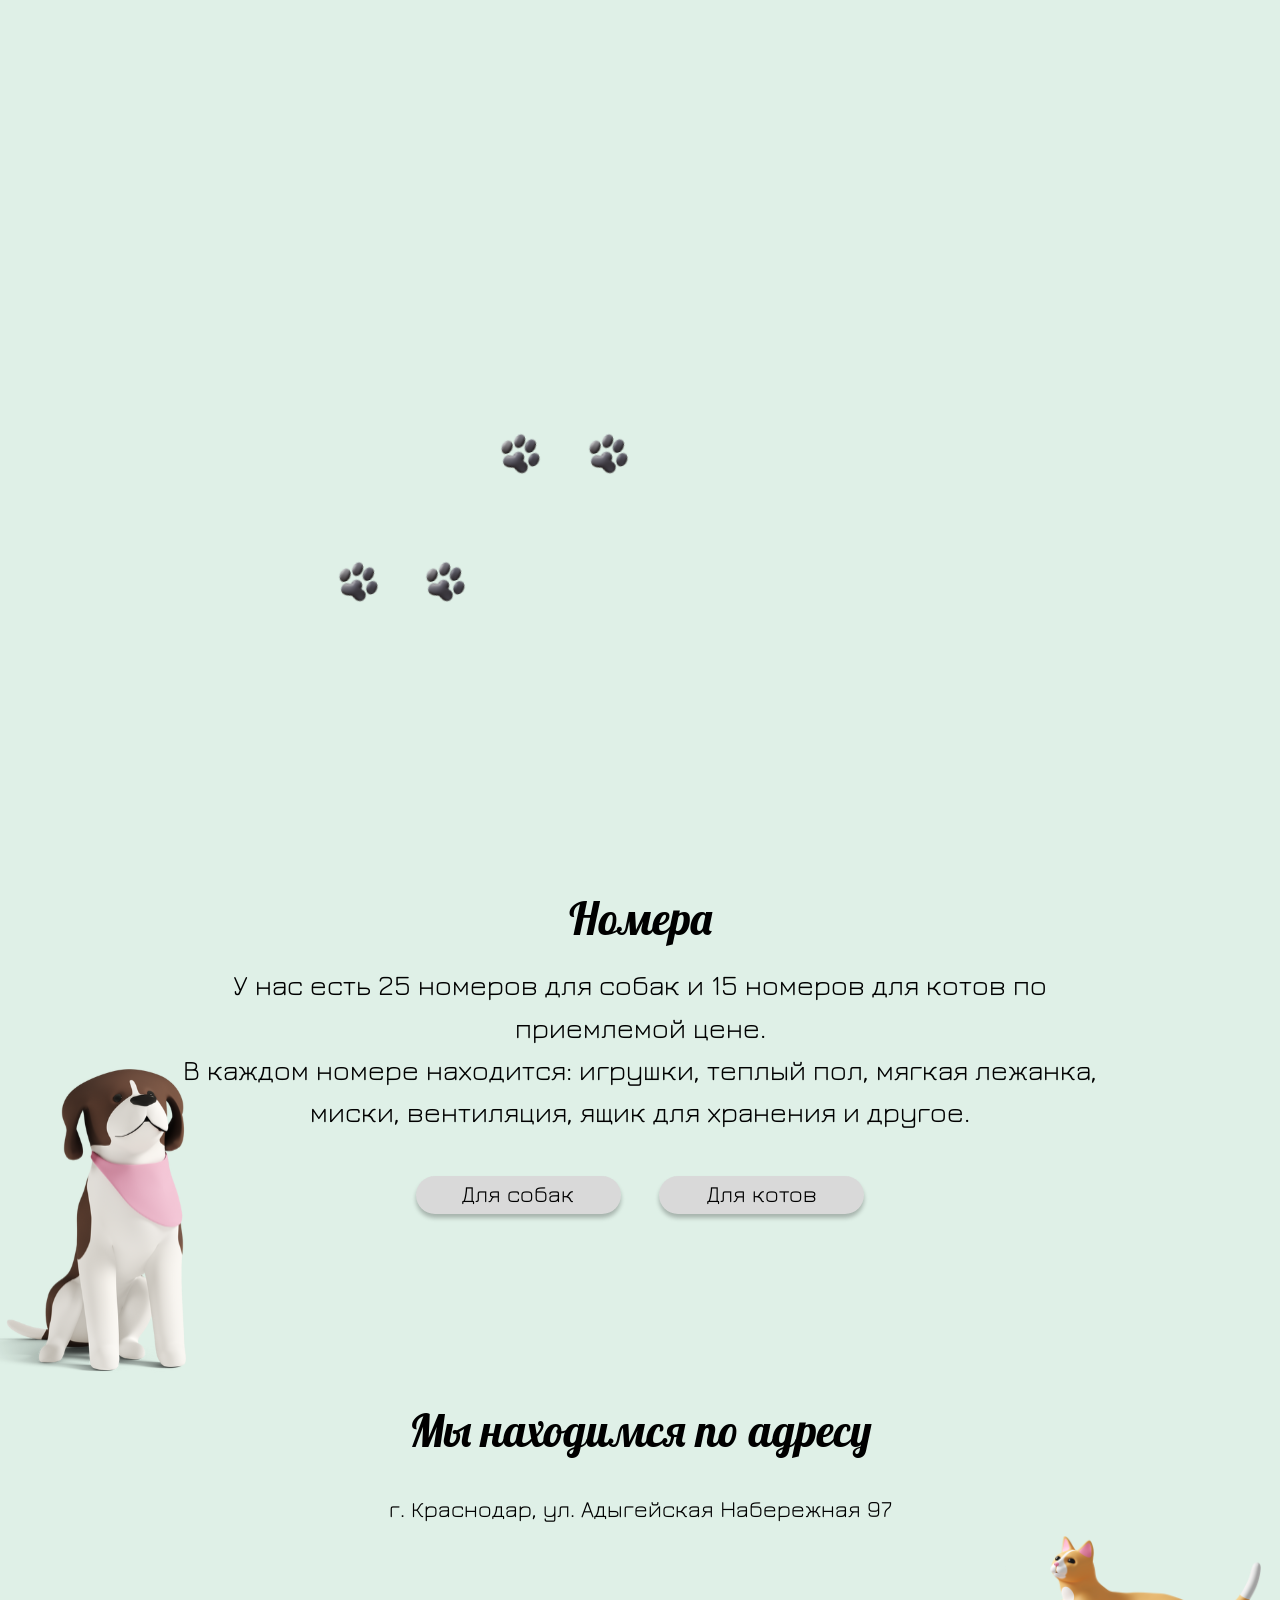
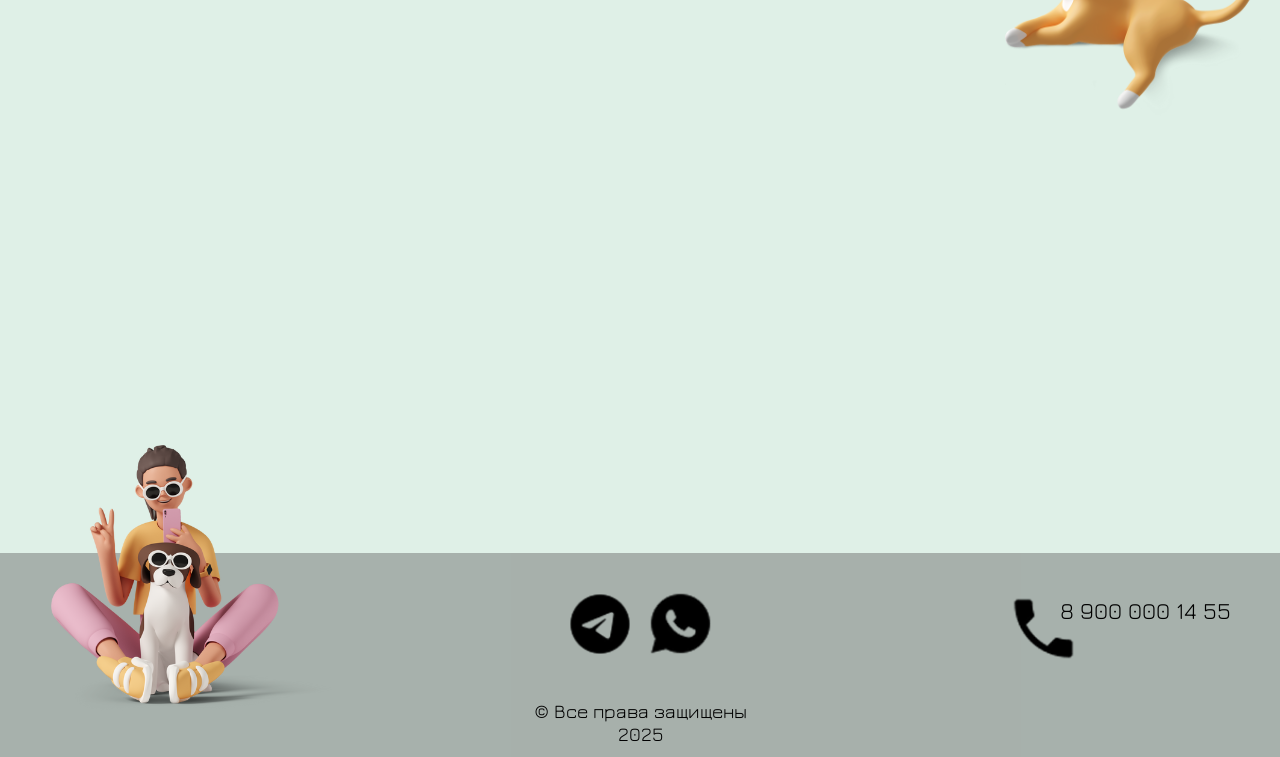
<file: index.html>
<!DOCTYPE html>
<html lang="ru">
<head>
    <meta charset="UTF-8">
    <meta name="viewport" content="width=device-width, initial-scale=1.0">
    <meta name="color-scheme" content="light">
    <meta name="apple-mobile-web-app-capable" content="yes">
    <title>Верные друзья</title>
    <link rel="stylesheet" href="style.css">
</head>
<body>
    <header>
        <div id="preloader">
            <div class="loader-content">
                <div class="paw-container">
                    <img src="./img/swap.svg" class="paw1" alt="Лапка">
                    <img src="./img/swap.svg" class="paw2" alt="Лапка">
                    <img src="./img/swap.svg" class="paw3" alt="Лапка">
                    <img src="./img/swap.svg" class="paw4" alt="Лапка">
                </div>
            </div>
        </div>
        <div class="burger" id="burger">
            <span></span>
            <span></span>
            <span></span>
        </div>
        <nav id="nav">
            <a href="#mu"><button><p class="pa">О нас</p></button></a>
            <a href="#nomer"><button><p class="pa">Номера</p></button></a>
            <a href="raz.html"><button class="sosa"><p class="pa">Расчет стоимости</p></button></a>
            <a href="bron.html"><button><p class="pa">Бронирование</p></button></a>
            <a href="othev.html"><button><p class="pa">Отзывы</p></button></a>
        </nav>
        <h2>Зоогостиница</h2>
        <h1>Верные друзья</h1>
        <div class="animmal">
            <img src="./img/dog.svg" class="dog">
            <img src="./img/bowl.png" class="bowl1">
            <img src="./img/dog bone.svg" class="bone">
            <img src="./img/cat.svg" class="cat" id="mu">
            <img src="./img/fish food.svg" class="fish">
            <img src="./img/bowl.png" class="bowl2">
        </div>
    </header>
<main>
        <p class="about" >Зоогостиница «Верные друзья» — надёжный дом для кошек и собак любых пород. 
            В стоимость входят кормление, прогулки и уход. Опытные сотрудники создают комфортную атмосферу, чтобы питомец чувствовал себя как дома.
        </p>
        <br><br><br>
        <h2 class="rooms" id="nomer">Номера</h2>
        <p class="nomera">
            У нас есть 25 номеров для собак и 15 номеров для котов по приемлемой цене.
            <br> В каждом номере находится:
             игрушки, теплый пол, мягкая лежанка, миски, вентиляция, ящик для хранения и другое.
        </p>        
        <div class="buttons">
            <a href="dog.html"><button><p class="p">Для собак</p></button></a>
            <a href="cat.html"><button><p class="p">Для котов</p></button></a>
        </div>
        <img src="./img/dog7.svg" class="dog2">


        <h2 class="adres" id="sviz">Мы находимся по адресу</h2>
        <p class="gorod">г. Краснодар, ул. Адыгейская Hабережная 97</p>
        
        <iframe 
            src="https://www.google.com/maps/embed?pb=!1m18!1m12!1m3!1d1410.2254522627536!2d38.99632243897792!3d45.01577138885464!2m3!1f0!2f0!3f0!3m2!1i1024!2i768!4f13.1!3m3!1m2!1s0x40f04fda4a9d4961%3A0xc50110f6ed6a930a!2z0YPQuy4g0JDQtNGL0LPQtdC50YHQutCw0Y8gSNCw0LHQtdGA0LXQttC90LDRjywgOTcsINCa0YDQsNGB0L3QvtC00LDRgCwg0JrRgNCw0YHQvdC-0LTQsNGA0YHQutC40Lkg0LrRgNCw0LksIDM1MDAwMQ!5e0!3m2!1sru!2sru!4v1741513400831!5m2!1sru!2sru"
            allowfullscreen="" 
            loading="lazy" 
            referrerpolicy="no-referrer-when-downgrade">
        </iframe>
        <img src="./img/cat2.svg" class="cat2">
        <!-- <iframe  width="1400" height="600" style="border:0;" allowfullscreen="" loading="lazy" referrerpolicy="no-referrer-when-downgrade"></iframe> -->
    </main>
<footer>
    <img src="./img/funny.svg" class="dd">
    <div class="socials">
        <a href="https://web.telegram.org/"><img src="./img/Telegram.png" class="tg"></a>
            <a href="https://web.whatsapp.com/"><img src="./img/WhatsApp.png"class="wt"></a>
    </div>
    <p class="copy">© Все права защищены <br> 2025</p>
    <div class="alo">
        <p>8 900 000 14 55</p><img src="./img/Phone.png" class="phone">
    </div>
</footer>
<script src="js.js"></script>
</body>
</html>
</file>
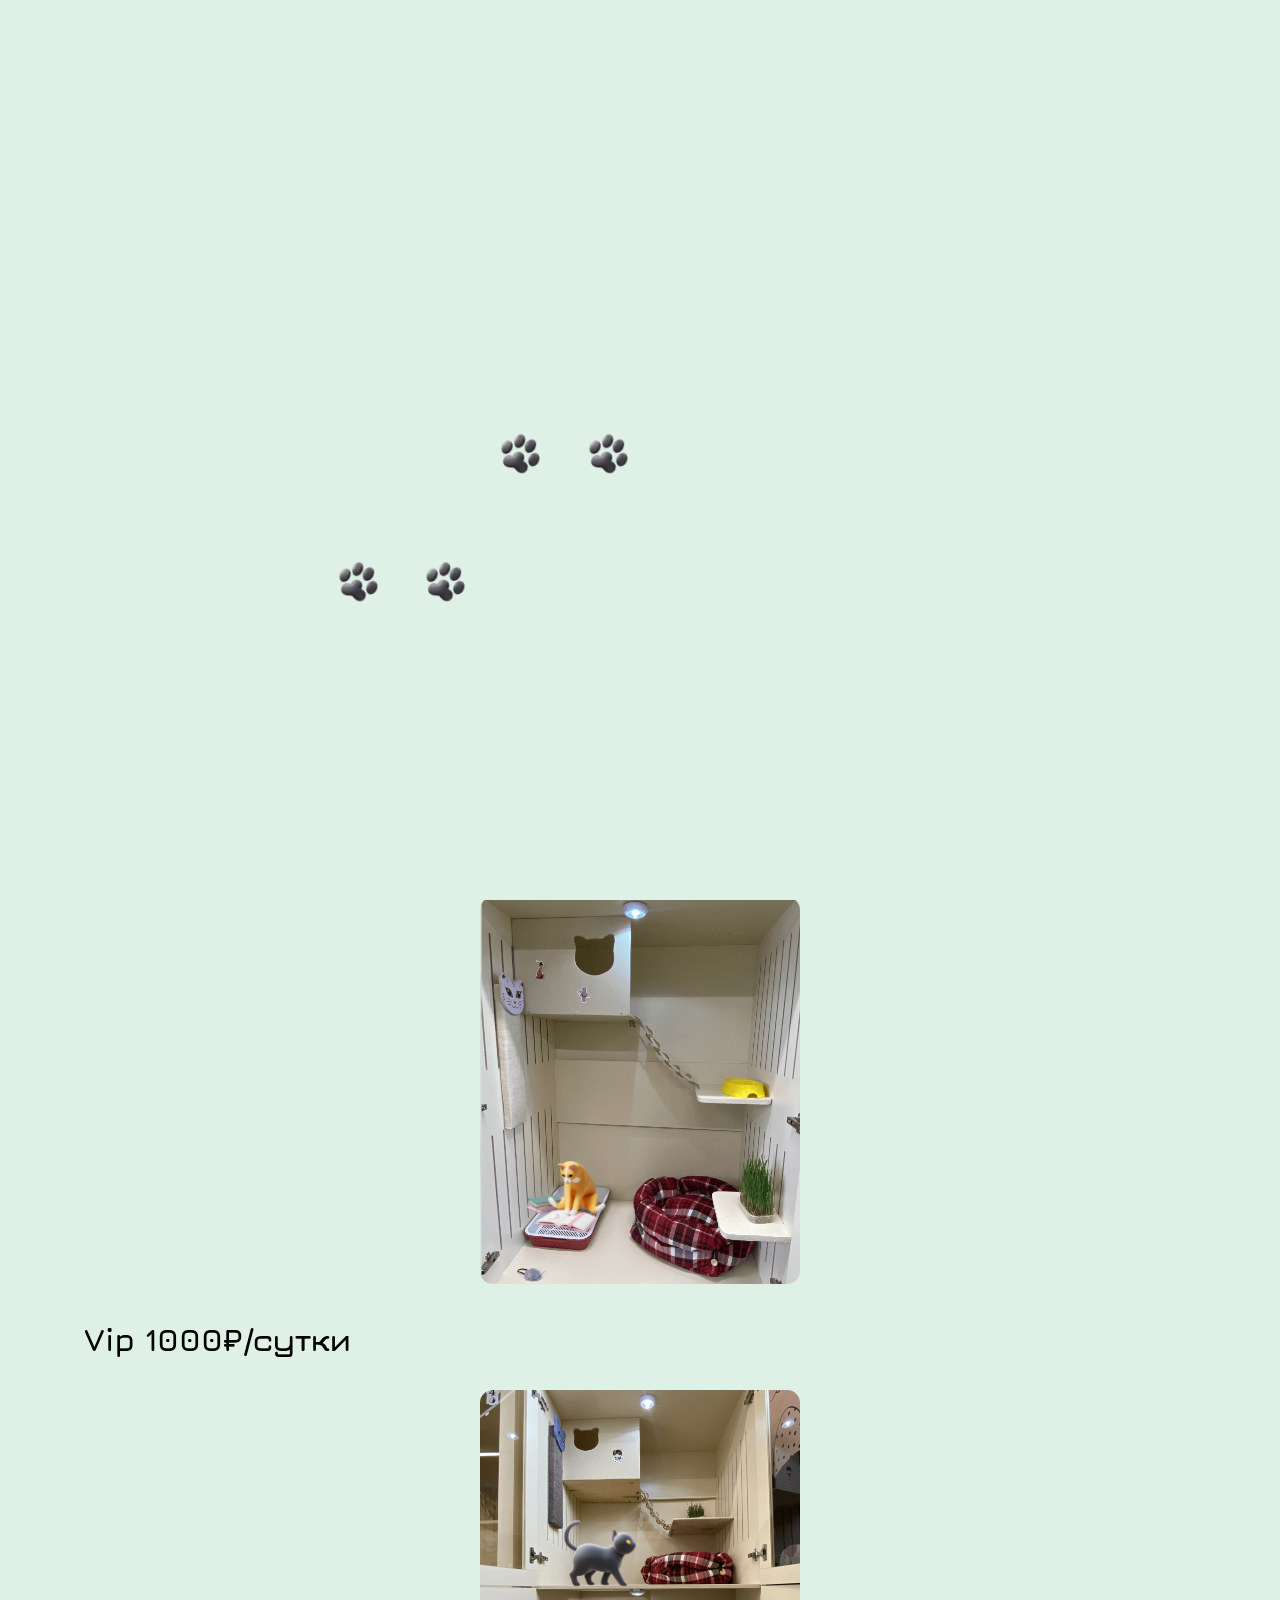
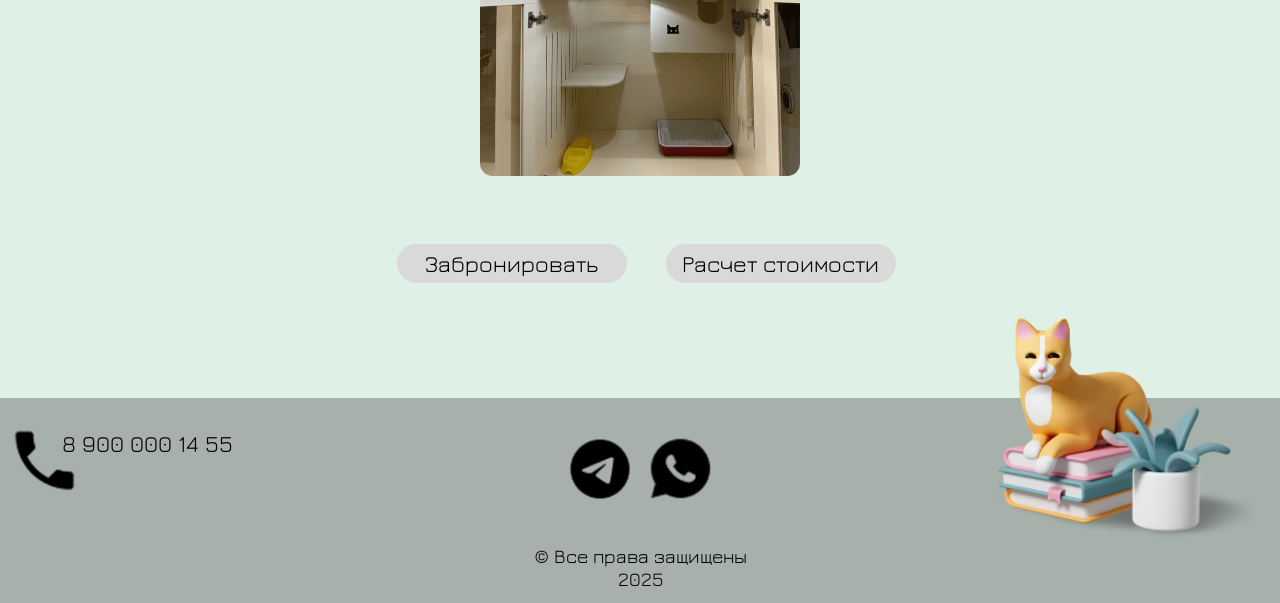
<file: cat.html>
<!DOCTYPE html>
<html lang="ru">
<head>
    <meta charset="UTF-8">
    <meta name="viewport" content="width=device-width, initial-scale=1.0">
    <title>Верные друзья</title>
    <link rel="stylesheet" href="cat.css">
</head>
<body>
    <header>
        <div id="preloader">
            <div class="loader-content">
                <div class="paw-container">
                    <img src="./img/swap.svg" class="paw1" alt="Лапка">
                    <img src="./img/swap.svg" class="paw2" alt="Лапка">
                    <img src="./img/swap.svg" class="paw3" alt="Лапка">
                    <img src="./img/swap.svg" class="paw4" alt="Лапка">
                </div>
            </div>
        </div>
        <div class="burger" id="burger">
            <span></span>
            <span></span>
            <span></span>
        </div>
        <nav id="nav">
            <a href="index.html"><button><p class="pa">Главная</p></button></a>
            <a href="dog.html"><button class="nom"><p class="pa">Номера для собак</p></button></a>
            <a href="raz.html"><button class="ras"><p class="pa">Расчет стоимости</p></button></a>
            <a href="bron.html"><button><p class="pa">Бронирование</p></button></a>
            <a href="othev.html"><button><p class="pa">Отзывы</p></button></a>  
        </nav>
    </header>
    <div class="grid">
        <div class="a1">
            <h1>Номера  для котов</h1>
        </div>
        <div class="a2">
            <p class="opis">В номерах находится игрушки, теплый пол,  
                мягкая лежанка, миски, вентиляция, ящик 
                для хранения и другое.
            </p>
        </div>
        <div class="a3">
            <p class="sta">
                Стандарт 500₽/сутки
            </p>
        </div>
        <div class="a4">
            <img src="./img/stancat (2).svg" alt="">
        </div>
        <div class="a5">
            <p class="sta2">
                Комфорт 850₽/сутки
            </p>
        </div>
        <div class="a6">
            <img src="./img/komfort2.svg" alt="">
        </div>
        <div class="a7">
            <p class="sta1">
                Vip 1000₽/сутки
            </p>
        </div>
        <div class="a8">
            <img src="./img/vipcat.svg" alt="">
        </div>
        <div class="a9">
            <a href="bron.html"><button class="bron">Забронировать</button></a>
            <a href="raz.html"><button class="sviz">Расчет стоимости</button></a>
            
        </div>
    </div>
    <footer>
        <img src="./img/cat3.svg" class="cat3">
        <div class="socials">
            <a href="https://web.telegram.org/"><img src="./img/Telegram.png" class="tg"></a>
            <a href="https://web.whatsapp.com/"><img src="./img/WhatsApp.png"class="wt"></a>
        </div>
        <p class="copy">© Все права защищены <br> 2025</p>
        <div class="alo">
            <p>8 900 000 14 55</p><img src="./img/Phone.png" class="phone">
        </div>
    </footer>
    <script src="js.js"></script>
</body>
</html>
</file>
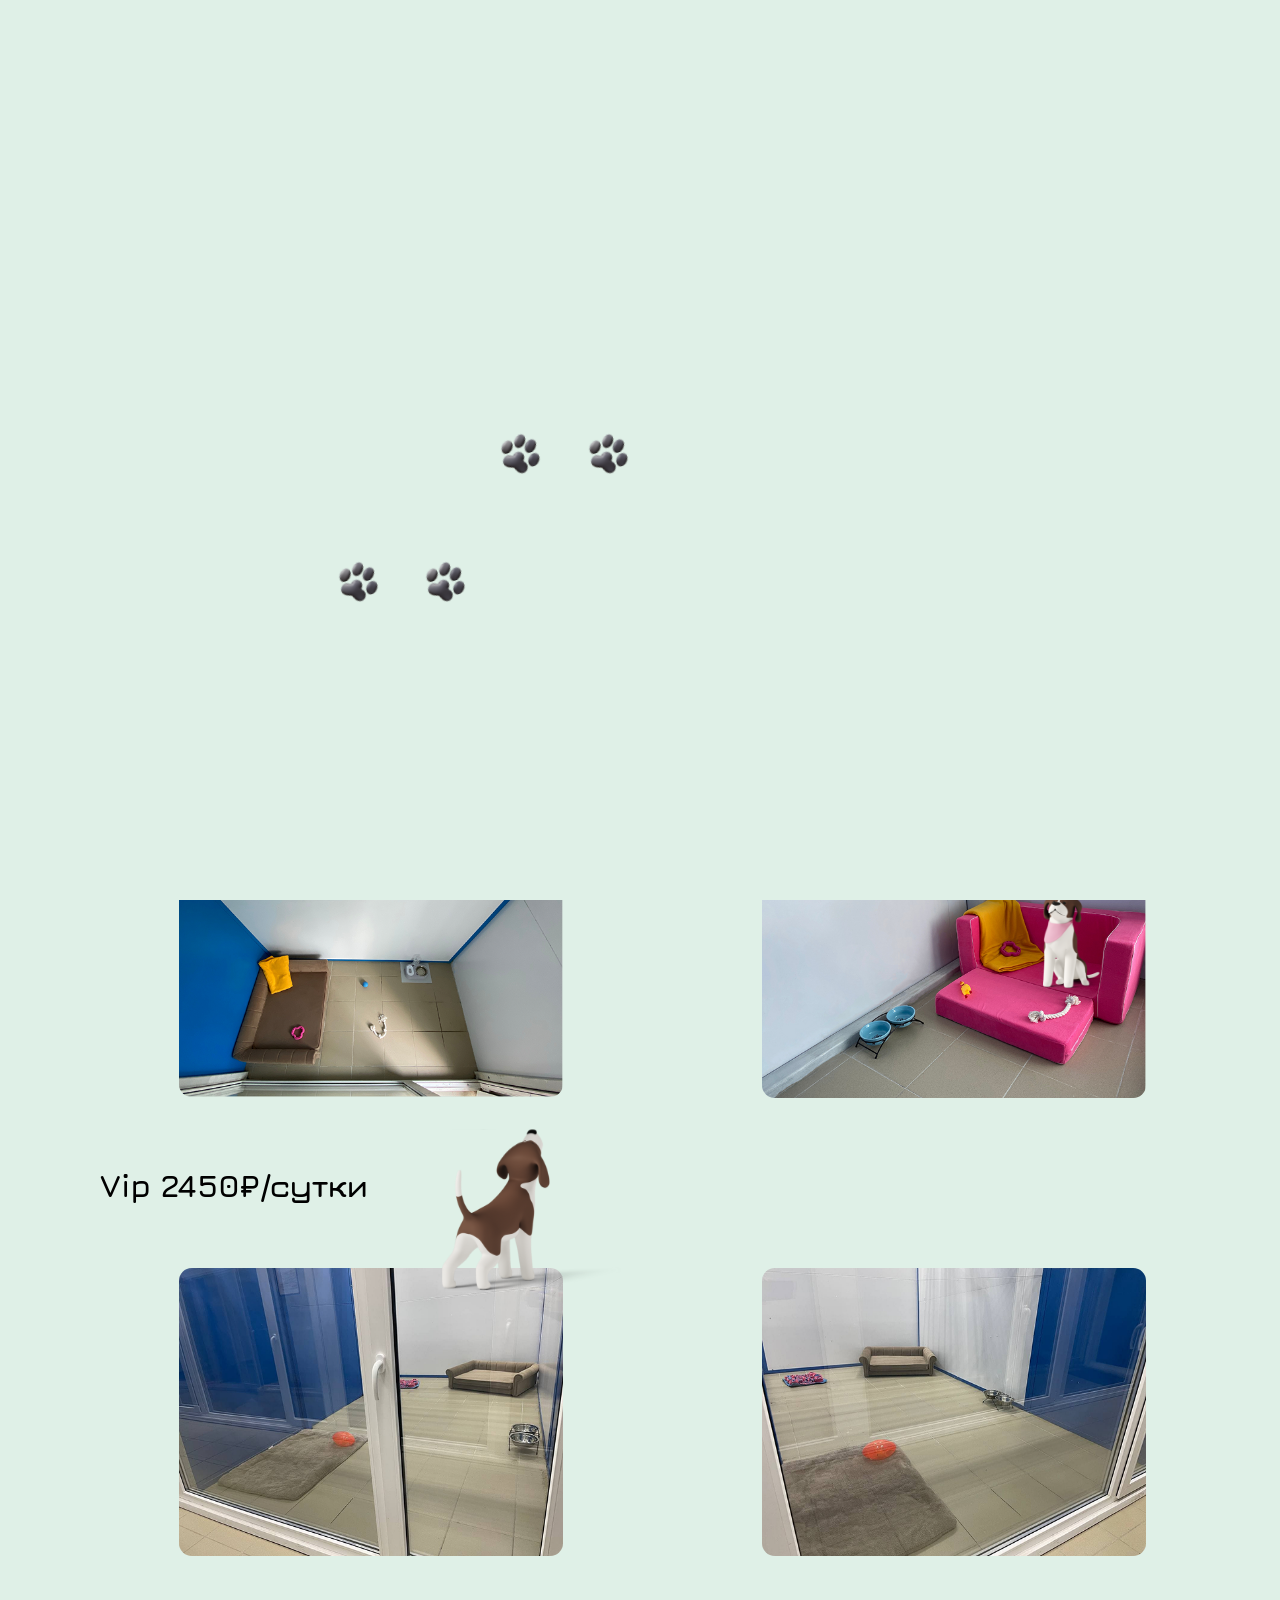
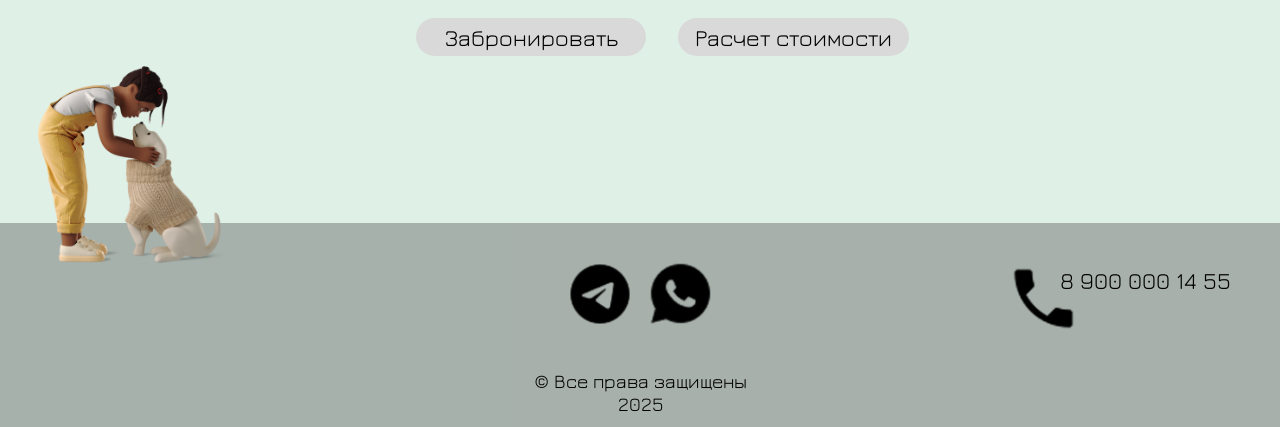
<file: dog.html>
<!DOCTYPE html>
<html lang="ru">
<head>
    <meta charset="UTF-8">
    <meta name="viewport" content="width=device-width, initial-scale=1.0">    
    <title>Верные друзья</title>
    <link rel="stylesheet" href="dog.css?v=1.0.1">
</head>
<body>
    <header>
        <div id="preloader">
            <div class="loader-content">
                <div class="paw-container">
                    <img src="./img/swap.svg" class="paw1" alt="Лапка">
                    <img src="./img/swap.svg" class="paw2" alt="Лапка">
                    <img src="./img/swap.svg" class="paw3" alt="Лапка">
                    <img src="./img/swap.svg" class="paw4" alt="Лапка">
                </div>
            </div>
        </div>
        <div class="burger" id="burger">
            <span></span>
            <span></span>
            <span></span>
        </div>
        <nav id="nav">
            <a href="index.html"><button><p class="pa">Главная</p></button></a>
            <a href="cat.html"><button class="nom"><p class="pa">Номера для котов</p></button></a>
            <a href="raz.html"><button class="ras"><p class="pa">Расчет стоимости</p></button></a>
            <a href="bron.html"><button><p class="pa">Бронирование</p></button></a>
            <a href="othev.html"><button><p class="pa">Отзывы</p></button></a>  
        </nav>
    </header>
    <main>
        <h1>Номера  для собак</h1>
        <p class="opis">В номерах находится игрушки, теплый пол, мягкая лежанка, миски, вентиляция, ящик для хранения и другое.</p>
        
        <div class="grid">
            <div class="d1">
                <p class="ctan">Стандарт 1450₽/сутки</p>
            </div>
            <img src="./img/dog6.svg" class="dog6">
            <div class="a1">
                <img src="./img/standog.png" alt="">
            </div>
            <div class="a2">
                <img src="./img/standog2.png" alt="">
            </div>
            <div class="d2">
                <p class="komf">Комфорт 1950₽/сутки</p>
            </div>
            <div class="a3">
                <img src="./img/komfdog.png" alt="">
            </div>
            <div class="a4">
                <img src="./img/komfdog2.png" alt="">
            </div>
            <img src="./img/dog2.svg" class="dog7">
            <div class="d3">
                <p>Vip 2450₽/сутки</p>
            </div>
            <img src="./img/dog4.svg" class="gaf">
            <div class="a5">
                <img src="./img/vipdog.png" alt="">
            </div>
            <div class="a6">
                <img src="./img/vipdog2.png" alt="">
            </div>
            <div class="d4">
                <a href="bron.html"><button class="sviz">Забронировать</button></a>
            </div>
            <div class="d5">
                <a href="raz.html"><button class="bron">Расчет стоимости</button></a>
            </div>
        </div>
    </main>
<footer>
    <img src="./img/dog5.svg" class="dog5">
    <div class="socials">
        <a href="https://web.telegram.org/"><img src="./img/Telegram.png" class="tg"></a>
            <a href="https://web.whatsapp.com/"><img src="./img/WhatsApp.png"class="wt"></a>
    </div>
    <p class="copy">© Все права защищены <br> 2025</p>
    <div class="alo">
        <p>8 900 000 14 55</p><img src="./img/Phone.png" class="phone">
    </div>
</footer>
<script src="js.js"></script>

</body>
</html>
</file>
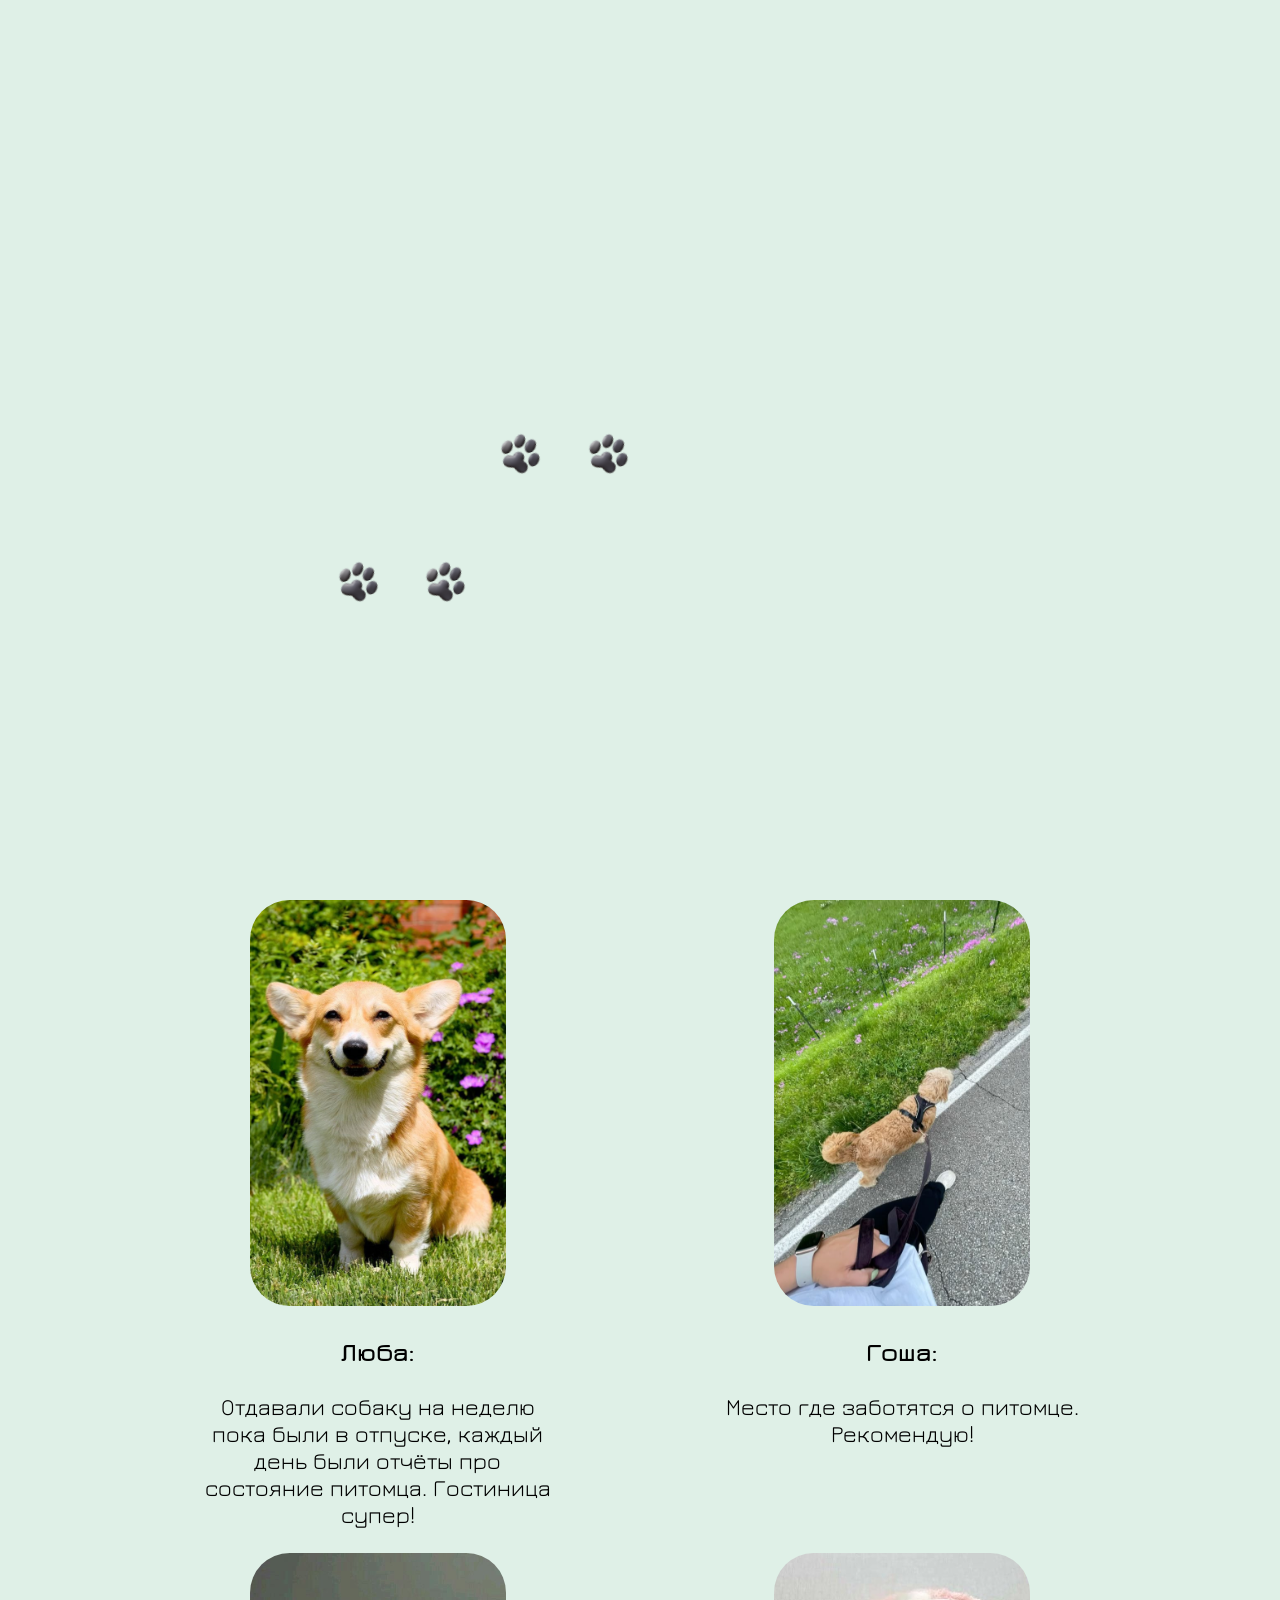
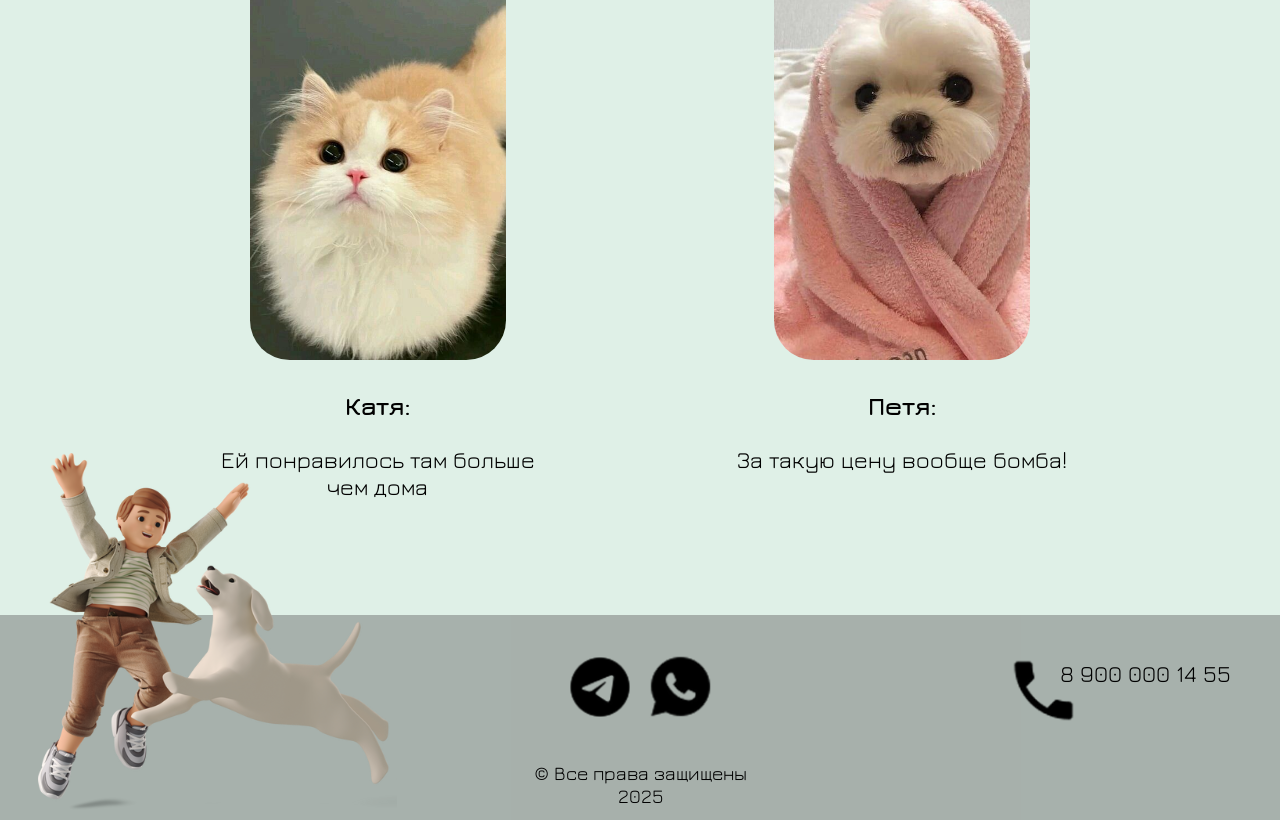
<file: othev.html>
<!DOCTYPE html>
<html lang="ru">
<head>
    <meta charset="UTF-8">
    <meta name="viewport" content="width=device-width, initial-scale=1.0">
    <title>Верные друзья</title>
    <link rel="stylesheet" href="othev.css">
</head>
<body>
    <header>
        <div id="preloader">
            <div class="loader-content">
                <div class="paw-container">
                    <img src="./img/swap.svg" class="paw1" alt="Лапка">
                    <img src="./img/swap.svg" class="paw2" alt="Лапка">
                    <img src="./img/swap.svg" class="paw3" alt="Лапка">
                    <img src="./img/swap.svg" class="paw4" alt="Лапка">
                </div>
            </div>
        </div>
        <div class="burger" id="burger">
            <span></span>
            <span></span>
            <span></span>
        </div>
        <nav id="nav">
            <a href="index.html"><button><p class="pa">Главная</p></button></a>
            <a href="cat.html"><button class="nom"><p class="pa">Номера для котов</p></button></a>
            <a href="dog.html"><button class="kl"><p class="pa">Номера для собак</p></button></a>            
            <a href="bron.html"><button><p class="pa">Бронирование</p></button></a>
            <a href="raz.html"><button><p class="pa">Расчет стоимость</p></button></a>  
        </nav>
    </header>
    <main>
        <h1>Отзывы</h1>
        <div class="sysi">
            <div class="a1">
                <img src="./img/1.svg" class="">                
                <p class="imi">Афанасий:</p>
                <p class="otz">Зоогостиница просто супер! Наша собака была в восторге 
                    от прогулок и общения с другими питомцами. Рекомендуем 
                    всем, кто хочет оставить своих любимцев в надежных руках!</p>
            </div>
            <div class="a2">
                <img src="./img/2.svg" alt="">                
                <p class="imi">Ни ни:</p>
                <p class="otz">Уютная атмосфера, заботливые
                     сотрудники и много игрушек. Кот вернулся домой 
                     счастливым и расслабленным!  </p>
            </div>
            <div class="a3">
                <img src="./img/3.svg" alt="">
                <p class="imi">Люба:</p>
                <p class="otz">Отдавали собаку на неделю пока были в отпуске, 
                    каждый день были отчёты про состояние питомца. Гостиница супер!</p>
            </div>
            <div class="a4">
                <img src="./img/4.svg" alt="">
                <p class="imi">Гоша:</p>
                <p class="otz">Место где заботятся о питомце. Рекомендую!  </p>
            </div>
            <div class="a5">
                <img src="./img/5.svg" alt="">
                <p class="imi">Катя:</p>
                <p class="otz">Ей понравилось там больше чем дома  </p>
            </div>
            <div class="a6">
                <img src="./img/6.svg" alt="">                
                <p class="imi">Петя:</p>
                <p class="otz">За такую цену вообще бомба!</p>
            </div>
        </div>
    </main>
    <footer>
        <img src="./img/boy.svg" class="boy">
        <div class="socials">
            <a href="https://web.telegram.org/"><img src="./img/Telegram.png" class="tg"></a>
                <a href="https://web.whatsapp.com/"><img src="./img/WhatsApp.png"class="wt"></a>
        </div>
        <p class="copy">© Все права защищены <br> 2025</p>
        <div class="alo">
            <p>8 900 000 14 55</p><img src="./img/Phone.png" class="phone">
        </div>
    </footer>

    <script src="js.js"></script>
</body>
</html>
</file>
<file: style.css>
@font-face{
    src: url('./font/Jura.ttf');
    font-family: "Jura";
}
@font-face{
    src: url('./font/jura-bold.ttf');
    font-family: "Jura bold";
}
@font-face {
    src: url('./font/Lobster-Regular.ttf');
    font-family: "Lobster";
}
:root {
  color-scheme: light; /* Запрещает iPhone принудительно перекрашивать сайт в тёмные тона */
}
body {
    background-color: #dff0e7!important;;
    text-align: center;
    margin: 0 auto;
    padding: 0;
    overflow-x: hidden;
}

/* ===== ЭКРАН ЗАГРУЗКИ (НЕ ТРОГАЕМ) ===== */
#preloader {
    position: fixed;
    top: 0;
    left: 0;
    width: 100%;
    height: 100%;
    background: #dff0e7;
    display: flex;
    justify-content: center;
    align-items: center;
    z-index: 99999;
    transition: opacity 0.8s ease, visibility 0.8s ease;
}
#preloader.hide {
    opacity: 0;
    visibility: hidden;
    pointer-events: none;
}
.loader-content {
    text-align: center;
}
.paw-container {
    display: flex;
    justify-content: flex-start;
    align-items: flex-end;
    position: fixed;
    bottom: 30vh;
    left: 30vw;
    gap: 15px;
}
.paw1, .paw2, .paw3, .paw4 {
    width: auto;
    height: auto;
    object-fit: contain;
    display: inline-block;
    animation: runDiagonal 2.5s ease-in-out infinite;
    transform-origin: center;
}
.paw1 {
    animation-delay: 0s;
    margin-left: 1vw;
    transform: rotate(-20deg);
}
.paw2 {
    animation-delay: 0.4s;
    margin-left: 2vw;
    transform: rotate(-20deg);
}
.paw3 {
    animation-delay: 0.8s;
    margin-left: 1vw;
    margin-bottom: 10vw;
    transform: rotate(-20deg);
}
.paw4 {
    animation-delay: 1.2s;
    margin-left: 2vw;
    margin-bottom: 10vw;
    transform: rotate(-20deg);
}
@keyframes runDiagonal {
    0% {
        transform: translate(0px, 0px) rotate(-20deg);
    }
    10% {}
    50% {
        transform: translate(120px, -90px) rotate(-25deg);
    }
    90% {}
    100% {
        transform: translate(240px, -180px) rotate(0deg);
    }
}
a{
    text-decoration: none;
    color: black;
}
.burger {
    display: block;
    position: fixed;
    top: 15px;
    right: 20px;
    z-index: 9999;
    cursor: pointer;
    padding: 10px;
    border-radius: 8px;
}
.burger span {
    display: block;
    width: 60px;
    height: 4px;
    background: black;
    margin: 2px 0;
    transition: 0.3s;
}
.burger.active span:nth-child(1) {
    transform: rotate(45deg) translate(5px, 5px);
}
.burger.active span:nth-child(2) {
    opacity: 0;
}
.burger.active span:nth-child(3) {
    transform: rotate(-45deg) translate(4px, -5px);
}
#nav {
    display: none !important;
    position: fixed;
    top: 0;
    right: 0;
    width: 300px;
    height: 100vh;
    background: white;
    padding: 80px 30px 30px;
    box-shadow: -5px 0 15px rgba(0,0,0,0.2);
    z-index: 9998;
    flex-direction: column;
    gap: 15px;
    overflow-y: auto;
}
#nav.active {
    display: flex !important;
}
#nav a button {
    width: 100%;
    padding: 15px;
    font-size: 1.4vw;
    border: none;
    cursor: pointer;
    position: static !important;
    background: none !important;
    font-family: "Jura bold";
    font-weight: bold;
    margin-top: 2vw;
    color: black;

}
#nav a button:hover {
    background: #d9d9d9;
    border-radius: 30px;
    box-shadow: 0px 4px 4px rgba(0,0,0,0.25);
}

/* ===== АНИМАЦИИ ДЛЯ ЗАГОЛОВКОВ ===== */
h1 {
    font-size: 7vw;
    font-weight: bold;
    margin: -3vw 0;
    font-family: "Lobster";
    font-weight: 400;
    opacity: 0;
    animation: fadeInDown 1.2s ease forwards 0.3s;
}

h2 {
    font-size: 3.2vw;
    text-align: center;
    font-family: 'Lobster';
    position: relative;
    top: 1vw;
    font-weight: 300;
    opacity: 0;
    animation: fadeInUp 1s ease forwards 0.5s;
}

/* ===== АНИМАЦИИ ДЛЯ КАРТИНОК В ХЕДЕРЕ ===== */
.dog{
    width: 23vw;
    height: auto;
    position: relative;
    right: 3vw;
    top: 7.3vw;
    opacity: 0;
    animation: slideFromLeft 1.2s ease forwards 0.6s;
}
.bowl1{
    width: 7vw;
    height: 4vw;
    position: relative;
    right: 5vw;
    top: 7vw;
    z-index: 10;
    opacity: 0;
    animation: popIn 0.8s ease forwards 0.9s;
}
.bone{
    width: 4vw;
    height: 4vw;
    position: relative;
    right: 10.5vw;
    top: 5.5vw;
    z-index: 0;
    /* opacity: 0; */
    animation: floatBone 2s ease-in-out infinite;
}
.bowl2{
    width: 7vw;
    height: 4vw;
    position: relative;
    right: 20vw;
    top: 7vw;
    opacity: 0;
    animation: popIn 0.8s ease forwards 1s;
}
.fish{
    width: 4vw;
    height: 4vw;
    position: relative;
    right: 15vw;
    top: 6vw;
    /* z-index: 1; */
    /* opacity: 0; */
    animation: floatBone 2.5s ease-in-out infinite;
}
.cat{
    width: 18vw;
    height: auto;
    position: relative;
    left: 7vw;
    top: 7vw;
    opacity: 0;
    animation: slideFromRight 1.2s ease forwards 0.7s;
}

/* ===== АНИМАЦИЯ ДЛЯ ТЕКСТА ===== */
.about {
    width: 80vw;
    margin: 0 auto;
    font-size: 1.9vw;
    line-height: 1.5;
    font-family: "Jura";
    position: relative;
    top: 10vw;
    opacity: 0;
    animation: fadeInUp 1s ease forwards 0.8s;
}

/* ===== АНИМАЦИЯ ДЛЯ БЛОКА С НОМЕРАМИ ===== */
.rooms {
    font-size: 3vw;
    font-family: "Lobster";
    font-weight: 400;
    margin-top: 13vw;
    opacity: 0;
    animation: fadeInUp 1s ease forwards 0.3s;
}

.nomera{
    width: 46vw;
    margin: 0 auto;
    font-size: 1.9vw;
    line-height: 1.5;
    font-family: "Jura";
    font-weight: 400;
    opacity: 0;
    animation: fadeInUp 1s ease forwards 0.6s;
}

/* ===== АНИМАЦИИ ДЛЯ КНОПОК ===== */
.buttons {
    display: flex;
    justify-content: center;
    gap: 3vw;
    margin: 1.5vw 0;
    color: black;
}
.buttons button {
    border: none;
    border-radius: 3vw;
    cursor: pointer;
    box-shadow: 0px 4px 4px rgba(0, 0, 0, 0.25);
    background: #d9d9d9;
    height: 2.5vw;
    width: 13vw;
    top: 2vw;
    position: relative;
    opacity: 0;
    animation: fadeInUp 0.8s ease forwards 0.5s;
    transition: transform 0.3s ease, box-shadow 0.3s ease;
}
.s :hover {
    transform: scale(1.08) translateY(-3px);
    box-shadow: 0px 8px 15px rgba(0, 0, 0, 0.3);
}
.s :nth-child(2) {
    animation-delay: 0.7s;
}
.p{
    font-size: 1.5vw;
    text-align: center; 
    margin-top: 0.2vw;
    font-family: "Jura";
    color: black;
}

/* ===== КОТ И СОБАКА С ДВИЖЕНИЕМ ===== */
.dog2{
    position: relative;
    right: 37vw;
    bottom: 22vw;
    width: 15vw;
    height: auto;
    opacity: 0;
    animation: slideFromLeft 1.2s ease forwards 1s, dogWag 3s ease-in-out infinite 2.2s;
}

.cat2{
    position: absolute;
    top: 104vw;
    right: 2vw;
    width: 18vw;
    height: auto;
    z-index: 10;
    opacity: 0;
    animation: slideFromRight 1.2s ease forwards 1.2s, catSit 4s ease-in-out infinite 2.5s;
}

/* ===== АНИМАЦИЯ ДЛЯ АДРЕСА И КАРТЫ ===== */
.adres {
    font-size: 3vw;
    font-family: "Lobster";
    font-weight: 400;
    position: relative;
    top: -10vw;
    opacity: 0;
    animation: fadeInUp 1s ease forwards 0.5s;
}
.gorod{
    font-size: 1.5vw;
    font-family: "Jura";
    font-weight: 400;
    position: relative;
    bottom: 10vw;
    opacity: 0;
    animation: fadeInUp 1s ease forwards 0.8s;
}
iframe {
    margin: 0 auto;
    position: relative;
    bottom: 8vw;
    width: 90vw; 
    height: 60vh; 
    border: 0;
    opacity: 0;
    animation: fadeInUp 1.2s ease forwards 1s;
}

/* ===== FOOTER ===== */
footer {
    background: rgba(105, 105, 105, 0.47);
    height: auto;
    position: relative;
}
.socials img {
    margin: 0 0.5vw;
    position: relative;
    top: 2.5vw;
    transition: transform 0.3s ease;
}
.socials img:hover {
    transform: scale(1.2) rotate(-5deg);
}
.tg{
    width: 3vw;
}
.wt{
    width: 2.9vw;
}
.alo{
    position: relative;
    font-family: "Jura";
    font-weight: 400;
    left: 87vw;
    bottom: 7vw;    
    margin-top: 2vw;
    font-size: 1.3vw;
    width: 10vw;
    height: 3vw;
}
.phone {
    width: 5vw;
    position: relative;
    bottom: 3.5vw;
    right: 5vw;
    transition: transform 0.5s ease;
}
.phone:hover {
    transform: rotate(20deg) scale(1.1);
}
.copy{
    font-size: 1vw;
    font-family: "Jura";
    font-weight: 400;
    position: relative;
    top: 3.5vw;
}
.dd{
    position: absolute;
    width: 20vw;
    left: 5vw;
    bottom: 2vw;
    /* opacity: 0; */
    animation: floatBoneDD 5s ease-in-out infinite 0.5s;

}
/* ===== ТОЛЬКО ДЛЯ IOS ===== */
@supports (-webkit-touch-callout: none) {
    , input, select, textarea {
        -webkit-appearance: none !important;
        appearance: none !important;
        background: #D9D9D9 !important;
        color: black !important;
        border: none !important;
    }
    
    select {
        background-image: url('./img/pet.svg') !important;
        background-size: 2vw !important;
        background-repeat: no-repeat !important;
        background-position: right 1vw center !important;
        background-color: #D9D9D9 !important;
    }
}
/* ===== KEYFRAMES АНИМАЦИЙ ===== */
@keyframes floatBoneDD {
    0% {
        transform: translateY(0px);
    }
    50% {
        transform: translateY(-15px);
    }
    100% {
        transform: translateY(0px);
    }
}
@keyframes fadeInDown {
    from {
        opacity: 0;
        transform: translateY(-50px);
    }
    to {
        opacity: 1;
        transform: translateY(0);
    }
}

@keyframes fadeInUp {
    from {
        opacity: 0;
        transform: translateY(50px);
    }
    to {
        opacity: 1;
        transform: translateY(0);
    }
}

@keyframes slideFromLeft {
    from {
        opacity: 0;
        transform: translateX(-80px);
    }
    to {
        opacity: 1;
        transform: translateX(0);
    }
}

@keyframes slideFromRight {
    from {
        opacity: 0;
        transform: translateX(80px);
    }
    to {
        opacity: 1;
        transform: translateX(0);
    }
}

@keyframes popIn {
    0% {
        opacity: 0;
        transform: scale(0.3);
    }
    60% {
        transform: scale(1.15);
    }
    100% {
        opacity: 1;
        transform: scale(1);
    }
}

@keyframes floatBone {
    0% {
        transform: translateY(0px) rotate(-5deg);
    }
    50% {
        transform: translateY(-25px) rotate(5deg);
    }
    100% {
        transform: translateY(0px) rotate(-5deg);
    }
}

@keyframes dogWag {
    0%, 100% {
        transform: rotate(0deg);
    }
    25% {
        transform: rotate(3deg);
    }
    75% {
        transform: rotate(-3deg);
    }
}

@keyframes catSit {
    0%, 100% {
        transform: translateY(0) rotate(0deg);
    }
    50% {
        transform: translateY(-8px) rotate(2deg);
    }
}

/* ===== МЕДИА-ЗАПРОСЫ ===== */

/* ===== АДАПТИВ ДЛЯ 1240px (НОУТБУКИ) ===== */
@media (max-width: 1280px) {
    /* Прелоадер */
    .paw-container {
        bottom: 32vh;
        left: 25vw;
        gap: 12px;
    }
    .paw1, .paw2, .paw3, .paw4 {
        width: 50px;
        height: auto;
    }
    @keyframes runDiagonal {
        0% {
            transform: translate(0px, 0px) rotate(-20deg);
        }
        50% {
            transform: translate(100px, -75px) rotate(-25deg);
        }
        100% {
            transform: translate(200px, -150px) rotate(0deg);
        }
    }
    /* Бургер */
    .burger span {
        width: 55px;
        height: 4px;
    }
    #nav a button {
        font-size: 2vw;
        padding: 14px;
        margin-top: 0;
    }
    /* Заголовки */
    h1 {
        font-size: 8vw;
        margin: -2.5vw 0;
    }
    h2 {
        font-size: 4vw;
        top: 1.5vw;
    }

    /* Животные в хедере */
    .dog {
        width: 25vw;
        right: -2vw;
        top: 7.5vw;
    }
    .cat {
        width: 20vw;
        left: 8vw;
        top: 7.5vw;
    }
    .bone {
        width: 4.5vw;
        height: 4.5vw;
        right: 9vw;
        top: 5.5vw;
    }
    .fish {
        width: 4.5vw;
        height: 4.5vw;
        right: 16vw;
        top: 6vw;
    }
    .bowl1 {
        width: 8vw;
        height: 4.5vw;
        right: 3vw;
        top: 7.5vw;
    }
    .bowl2 {
        width: 8vw;
        height: 4.5vw;
        right: 22vw;
        top: 7.5vw;
    }

    /* Текст */
    .about {
        width: 85vw;
        font-size: 2.2vw;
        top: 10.5vw;
    }

    /* Номера */
    .rooms {
        font-size: 3.5vw;
        margin-top: 12vw;
    }
    .nomera {
        width: 75vw;
        font-size: 2.2vw;
    }

    /* Кнопки */
    .buttons button {
        height: 3vw;
        width: 16vw;
        top: 1.8vw;
    }
    .p {
        font-size: 1.8vw;
        margin-top: 0.3vw;
    }

    /* Собака внизу */
    .dog2 {
        right: 44vw;
        bottom: 11vw;
        width: 17vw;
    }

    /* Адрес и карта */
    .adres {
        font-size: 3.5vw;
        top: -12vw;
    }
    .gorod {
        font-size: 1.8vw;
        bottom: 12vw;
    }
    iframe {
        width: 92vw;
        height: 50vh;
        bottom: 6vw;
    }
    /* Кот у карты */
    .cat2 {
        width: 20vw;
        top: 120vw;
        right: 1.5vw;
    }
    /* Футер */
    .dd {
        width: 22vw;
        left: 4vw;
        bottom: 3vw;
    }
    .socials img {
        top: 3vw;
    }
    .tg {
        width: 5vw;
    }
    .wt {
        width: 5vw;
    }
    .alo {
        left: 82vw;
        bottom: 9vw;
        font-size: 1.8vw;
        width: 15vw;
        height: 3.5vw;
    }
    .phone {
        width: 6vw;
        bottom: 4.5vw;
        right: 8vw;
    }
    .copy {
        font-size: 1.5vw;
        top: 4.5vw;
    }
}
/* ===== АДАПТИВ ДЛЯ 768px (ПЛАНШЕТЫ) ===== */
@media (max-width: 820px){
    /* Прелоадер */
    .paw-container {
        bottom: 35vh;
        left: 20vw;
        gap: 10px;
    }
    .paw1, .paw2, .paw3, .paw4 {
        width: 40px;
        height: auto;
    }
    .paw3 {
        margin-bottom: 12vw;
    }
    .paw4 {
        margin-bottom: 12vw;
    }
    @keyframes runDiagonal {
        0% {
            transform: translate(0px, 0px) rotate(-20deg);
        }
        50% {
            transform: translate(80px, -65px) rotate(-25deg);
        }
        100% {
            transform: translate(160px, -130px) rotate(0deg);
        }
    }

    /* Бургер */
    .burger{
        top: 10px;
        /* right: 15px; */
    }
    .burger span {
        width: 60px;
        height: 4px;
    }
    /* Меню */
    #nav {
        width: 280px;
        padding: 70px 25px 25px;
    }
    #nav a button {
        font-size: 4vw !important;
        padding: 14px;
        -webkit-tap-highlight-color: transparent;
        background: none !important;
        outline: none;      
        border: none !important;
        box-shadow: none !important;
    }
    /* Заголовки */
    h1 {
        font-size: 10vw;
        margin: -2.5vw 0;
    }
    h2 {
        font-size: 6vw;
        top: 2vw;
    }

    /* Животные в хедере */
    .dog {
        width: 28vw;
        right: -3vw;
        top: 7.5vw;
    }
    .cat {
        width: 22vw;
        left: 8vw;
        top: 7.5vw;
    }
    .bone {
        width: 5vw;
        height: 5vw;
        right: 8vw;
        top: 5.5vw;
        animation: floatBone 2s ease-in-out infinite;
    }
    .fish {
        width: 5vw;
        height: 5vw;
        right: 18vw;
        top: 6vw;
        animation: floatBone 2.5s ease-in-out infinite 0.3s;
    }
    .bowl1 {
        width: 8vw;
        height: 5vw;
        right: 2vw;
        top: 7.5vw;
    }
    .bowl2 {
        width: 8vw;
        height: 5vw;
        right: 25vw;
        top: 7.5vw;
    }
    /* Текст */
    .about {
        width: 85vw;
        font-size: 3.5vw;
        top: 11vw;
    }
    /* Номера */
    .rooms {
        font-size: 6vw;
        margin-top: 10vw;
    }
    .nomera {
        width: 80vw;
        font-size: 3.5vw;
    }

    /* Кнопки */
    .buttons {
        gap: 3vw;
        flex-direction: row;
        align-items: center;
    }
    .buttons button {
        height: 5vw;
        width: 25vw;
        top: 1.5vw;
    }
    .p {
        font-size: 3.5vw;
        margin-top: 0.5vw;
    }
    /* Собака внизу */
    .dog2 {
        right: 40vw;
        bottom: 10vw;
        width: 18vw;
    }

    /* Адрес и карта */
    .adres {
        font-size: 6vw;
        top: -12vw;
    }
    .gorod {
        font-size: 3vw;
        bottom: 14vw;
    }
    iframe {
        width: 90vw;
        height: 45vh;
        bottom: 8vw;
    }
    /* Кот у карты */
    .cat2 {
        width: 25vw;
        top: 176vw;
        right: 1vw;
    }
    /* Футер */
    footer {
        padding-bottom: 8vw;
    }
    .dd {
        width: 30vw;
        left: 4vw;
        bottom: 15vw;
        animation: floatBone 3s ease-in-out infinite 0.5s;
    }
    .socials img {
        top: 15vw;
    }
    .tg {
        width: 8vw;
    }
    .wt {
        width: 8vw;
    }
    .alo {
        left: 68vw;
        bottom: 18vw;
        /* margin-top: 8vw; */
        font-size: 3.5vw;
        width: 30vw;
        height: 4vw;
    }
    .phone {
        width: 8vw;
        bottom: 7vw;
        right: 14vw;
    }
    .copy {
        font-size: 2.5vw;
        top: 15vw;
    }
}
@media (max-width: 480px) {
    .paw-container {
        bottom: 40vh;
        left: 15vw;
        gap: 8px;
    }
    .paw1, .paw2, .paw3, .paw4 {
        width: 30px;
        height: auto;
    }
    .paw1 {
        margin-left: 2vw;
    }
    .paw2 {
        margin-left: 3vw;
    }
    .paw3 {
        margin-left: 2vw;
        margin-bottom: 15vw;
    }
    .paw4 {
        margin-left: 3vw;
        margin-bottom: 15vw;
    }
    @keyframes runDiagonal {
        0% {
            transform: translate(0px, 0px) rotate(-20deg);
        }
        50% {
            transform: translate(60px, -50px) rotate(-25deg);
        }
        100% {
            transform: translate(120px, -100px) rotate(0deg);
        }
    }
    /* Бургер */
    .burger{
        top: 0 !important;
        right: 0;
    }
    .burger span {
        width: 40px;
        height: 3px;
    }
    /* Меню */
    #nav {
        width: 250px;
        padding: 60px 20px 20px;
    }
    #nav a button {
        font-size: 5vw !important;
        padding: 12px;
        border: none !important;
        box-shadow: none !important;
        -webkit-tap-highlight-color: transparent;
        background: none !important;
        outline: none;
    }
    /* Заголовки */
    h1 {
        font-size: 10vw;
        margin: -2vw 0;
    }
    h2 {
        font-size: 8vw;
        top: 3.5vw;
    }
    
    /* Животные в хедере */
    .dog {
        width: 30vw;
        right: -7vw;
        top: 8vw;
    }
    .cat {
        width: 25vw;
        left: 8vw;
        top: 8vw;
    }
    .bone {
        width: 6vw;
        height: 6vw;
        right: 7vw;
        top: 6vw;
        animation: floatBoneMobile 2s ease-in-out infinite !important;
    }
    .fish {
        width: 6vw;
        height: 6vw;
        right: 22vw;
        top: 6vw;
        animation: floatBoneMobile 2.5s ease-in-out infinite 0.3s !important;
    }
    .bowl1 {
        width: 10vw;
        height: 6vw;
        right: -1vw;
        top: 8vw;
    }
    .bowl2 {
        width: 10vw;
        height: 6vw;
        right: 31vw;
        top: 8vw;
    }
    /* Текст */
    .about {
        width: 90vw;
        font-size: 4.5vw;
        top: 12vw;
    }
    /* Номера */
    .rooms {
        font-size: 8vw;
        margin-top: 1vw;
    }
    .nomera {
        width: 85vw;
        font-size: 4.5vw;
        width: 90vw;
    }
    /* Кнопки */
    .buttons {
        gap: 4vw;
        flex-direction: column;
        align-items: center;
    }
    .buttons button {
        height: 8vw;
        width: 40vw;
        top: 1vw;
    }
    .p {
        font-size: 4.5vw;
        margin-top: 1vw;
    }
    /* Собака внизу */
    .dog2 {
        right: 39vw;
        bottom: 20vw;
        width: 25vw;
    }
    /* Адрес и карта */
    .adres {
        font-size: 8vw;
        top: -20vw;
    }
    .gorod {
        font-size: 4.5vw;
        bottom: 22vw;
    }
    iframe {
        width: 92vw;
        height: 35vh;
        bottom: 10vw;
    }
    /* Кот у карты */
    .cat2 {
        width: 35vw;
        top: 240vw;
        right: 1vw;
    }
    /* Футер */
    footer {
        padding-bottom: 10vw;
    }
    .dd {
        width: 35vw;
        left: 3vw;
        bottom: 27vw;
        animation: floatBoneMobile 3s ease-in-out infinite 0.5s !important;
    }
    .socials img {
        top: 20vw;
    }
    .tg {
        width: 10vw;
    }
    .wt {
        width: 10vw;
    }
    .alo {
        left:64vw;
        bottom: 25vw;
        margin-top: 10vw;
        font-size: 4.5vw;
        width: 35vw;
        height: 5vw;
    }
    .phone {
        width: 10vw;
        bottom: 8.5vw;
        right: 17vw;
    }
    .copy {
        font-size: 3.5vw;
        top: 21vw !important;
    }
    /* ===== АНИМАЦИЯ ДЛЯ МОБИЛЬНЫХ (МЕНЬШЕ ПРЫЖОК) ===== */
@keyframes floatBoneMobile {
    0% {
        transform: translateY(0px) rotate(-2deg) scale(1);
    }
    50% {
        transform: translateY(-6px) rotate(2deg) scale(1.02);
    }
    100% {
        transform: translateY(0px) rotate(-2deg) scale(1);
    }
}
}
</file>
<file: cat.css>
@font-face{
    src: url('./font/Jura.ttf');
    font-family: "Jura";
}
@font-face{
    src: url('./font/jura-bold.ttf');
    font-family: "Jura bold";
}
@font-face {
    src: url('./font/Lobster-Regular.ttf');
    font-family: "Lobster";
}
:root {
  color-scheme: light; /* Запрещает iPhone принудительно перекрашивать сайт в тёмные тона */
}
/* ===== ТОЛЬКО ДЛЯ IOS ===== */
@supports (-webkit-touch-callout: none) {
    input, select, textarea {
        -webkit-appearance: none !important;
        appearance: none !important;
        background: #D9D9D9 !important;
        color: black !important;
        border: none !important;
    }
    
    select {
        background-image: url('./img/pet.svg') !important;
        background-size: 2vw !important;
        background-repeat: no-repeat !important;
        background-position: right 1vw center !important;
        background-color: #D9D9D9 !important;
    }
}

a, p{
     color: black;
    text-decoration:none;
}
body {
    background-color: #dff0e7!important;;
    text-align: center;
    margin: 0 auto;
    padding: 0;
    overflow-x: hidden;
}
/* ===== ЭКРАН ЗАГРУЗКИ ===== */
#preloader {
    position: fixed;
    top: 0;
    left: 0;
    width: 100%;
    height: 100%;
    background: #dff0e7;
    display: flex;
    justify-content: center;
    align-items: center;
    z-index: 99999;
    transition: opacity 0.8s ease, visibility 0.8s ease;
}
#preloader.hide {
    opacity: 0;
    visibility: hidden;
    pointer-events: none;
}
.loader-content {
    text-align: center;
}
.paw-container {
    display: flex;
    justify-content: flex-start;
    align-items: flex-end;
    position: fixed;
    bottom: 30vh;
    left: 30vw;
    gap: 15px;
}
.paw1, .paw2, .paw3, .paw4 {
    width: auto;
    height: auto;
    object-fit: contain;
    display: inline-block;
    animation: runDiagonal 2.5s ease-in-out infinite;
    transform-origin: center;
}
.paw1 {
    animation-delay: 0s;
    margin-left: 1vw;
    transform: rotate(-20deg);
}
.paw2 {
    animation-delay: 0.4s;
    margin-left: 2vw;
    transform: rotate(-20deg);
}
.paw3 {
    animation-delay: 0.8s;
    margin-left: 1vw;
    margin-bottom: 10vw;
    transform: rotate(-20deg);
}
.paw4 {
    animation-delay: 1.2s;
    margin-left: 2vw;
    margin-bottom: 10vw;
    transform: rotate(-20deg);
}
@keyframes runDiagonal {
    0% {
        transform: translate(0px, 0px) rotate(-20deg);
    }
    10% {}
    50% {
        transform: translate(120px, -90px) rotate(-25deg);
    }
    90% {}
    100% {
        transform: translate(240px, -180px) rotate(0deg);
    }
}

.burger {
    display: block;
    position: fixed;
    top: 15px;
    right: 20px;
    z-index: 9999;
    cursor: pointer;
    padding: 10px;
    border-radius: 8px;
}
.burger span {
    display: block;
    width: 60px;
    height: 4px;
    background: black;
    margin: 2px 0;
    transition: 0.3s;
}
.burger.active span:nth-child(1) {
    transform: rotate(45deg) translate(5px, 5px);
}
.burger.active span:nth-child(2) {
    opacity: 0;
}
.burger.active span:nth-child(3) {
    transform: rotate(-45deg) translate(4px, -5px);
}
#nav {
    display: none !important;
    position: fixed;
    top: 0;
    right: 0;
    width: 300px;
    height: 100vh;
    background: white;
    padding: 80px 30px 30px;
    box-shadow: -5px 0 15px rgba(0,0,0,0.2);
    z-index: 9998;
    flex-direction: column;
    gap: 15px;
    overflow-y: auto;
}
#nav.active {
    display: flex !important;
}
#nav a button {
    width: 100%;
    padding: 15px;
    font-size: 1.4vw !important;
    border: none;
    cursor: pointer;
    position: static !important;
    background: none;
    font-family: "Jura bold";
    font-weight: bold;
    margin-top: 2vw;
     color: black;

}
#nav a button:hover {
    background: #d9d9d9;
    border-radius: 30px;
    box-shadow: 0px 4px 4px rgba(0,0,0,0.25);
}
.a1 img,
.a2 img,
.a3 img,
.a4 img,
.a5 img,
.a6 img,
.a8 img{
    transition: transform 0.4s ease-in-out, box-shadow 0.4s ease-in-out;
    border-radius: 1vw;
    cursor: pointer;
    position: relative;
    z-index: 1;
}

.a1 img:hover,
.a2 img:hover,
.a3 img:hover,
.a4 img:hover,
.a5 img:hover,
.a6 img:hover,
.a8 img:hover {
    transform: scale(1.04);
    box-shadow: 0px 8px 25px rgba(0, 0, 0, 0.25);
}
body {
    background-color: #dff0e7;
    text-align: center;
    margin: 0 auto;
    padding: 0;
}
/* div{
    border: 2px solid green;
} */
.grid{
    display: grid;
    grid-template-columns: 1fr 1fr 1fr 1fr 1fr 1fr 1fr 1fr 1fr;
    grid-template-rows: 1fr;
    grid-template-areas:
    "h1"
    "opis"
    "stan"
    "kart1"
    "comf"
    "kart2"
    "vip3"
    "kart3"
    "a9"
    "a10";
    margin: 0 auto ;
    position: relative;
    top: 4vw;
    width: 40vw;
    justify-content: center;
}
.a1{
    grid-area: h1;
}
h1{
    font-size: 2.5vw;
    text-align: center;       
    /* margin-top: 5.5vw; */
    font-family: 'Jura bold';
    font-weight: 400;
    opacity: 0;
    animation: fadeInDown 1.2s ease forwards 0.3s;
}
.a2{
    grid-area: opis;
}
.opis{
    width: 40vw;
    font-family: 'Jura';
    font-size: 2vw;
}
.a3{
    grid-area: stan;
}
.sta{
    font-family: 'Jura bold';
    font-size: 2.5vw;    
    position: relative;
    right: 30vw;
}
.sta2{
    font-family: 'Jura bold';
    font-size: 2.5vw;    
    position: relative;
    right: 30.2vw;
}
.sta1{
    font-family: 'Jura bold';
    font-size: 2.5vw;    
    position: relative;
    right: 33vw;
}
.a4{
    grid-area: kart1;
}
.a5{
    grid-area: comf;
}
.a6{
    grid-area: kart2;
}
.a7{
    grid-area: vip3;
}
.a8{
    grid-area: kart3;
}
.a9{
    grid-area: a9;
}
img{
    width: 25vw;
}
.sviz{
    background: #D9D9D9;
    border: none;
    border-radius: 3vw;
    cursor: pointer;
    font-size: 1.5vw;
    height: 3vw;
    width: 15vw;
    font-family: "Jura";
    position: relative;
    left: 8vw;
    bottom: 3vw;
    opacity: 0;
    animation: fadeInUp 0.8s ease forwards 0.5s;
    transition: transform 0.3s ease, box-shadow 0.3s ease;
     color: black;
}
.sviz:hover {
    transform: scale(1.08) translateY(-3px);
    box-shadow: 0px 8px 15px rgba(0, 0, 0, 0.3);
}
.bron{
    background: #D9D9D9;
    border: none;
    border-radius: 3vw;
    cursor: pointer;
    font-size: 1.5vw;
    height: 3vw;
    width: 15vw;
    font-family: "Jura";
    margin-right: 18vw;
    margin-top: 5vw;
    opacity: 0;
    animation: fadeInUp 0.8s ease forwards 0.7s;
    transition: transform 0.3s ease, box-shadow 0.3s ease;
     color: black;
}
.bron:hover {
    transform: scale(1.08) translateY(-3px);
    box-shadow: 0px 8px 15px rgba(0, 0, 0, 0.3);
}
footer{
    position: relative;
    width: 100%;
    height: 10vw;
    top: 10vw;
    background: rgba(105, 105, 105, 0.47);
}
.alo{
    position: relative;
    font-family: "Jura";
    font-weight: 400;
    left: 3vw;
    bottom: 7vw;    
    margin-top: 2vw;
    font-size: 1.3vw;
    width: 10vw;
    height: 3vw;
}
.socials img {
    margin: 0 0.5vw;
    position: relative;
    top: 2.5vw;
    transition: transform 0.3s ease;
}
.socials img:hover {
    transform: scale(1.2) rotate(-5deg);
}
.tg{
    width: 3vw;
}
.wt{
    width: 2.9vw;
}
.phone {
    width: 5vw;
    /* height: 4vw; */
    position: relative;
    bottom: 3.5vw;
    right: 5vw;
    transition: transform 0.5s ease;
}
.phone:hover {
    transform: rotate(20deg) scale(1.1);
}
.copy{
    font-size: 1vw;
    font-family: "Jura";
    font-weight: 400;
    position: relative;
    top: 2.5vw;
}
.cat3{
    width: 20vw;
    position: absolute;
    bottom: 3vw;
    left: 78vw;
    z-index: 1;                    /* добавили */
    animation: floatDog5 5s ease-in-out infinite 0.5s;
    pointer-events: none;          /* важно */
    will-change: transform;        /* только для анимации */
    backface-visibility: hidden;
}
@keyframes fadeInDown {
    from {
        opacity: 0;
        transform: translateY(-50px);
    }
    to {
        opacity: 1;
        transform: translateY(0);
    }
}

@keyframes fadeInUp {
    from {
        opacity: 0;
        transform: translateY(50px);
    }
    to {
        opacity: 1;
        transform: translateY(0);
    }
}

@keyframes floatGaf {
    0%, 100% {
        transform: translateY(0px) rotate(0deg);
    }
    50% {
        transform: translateY(-10px) rotate(2deg);
    }
}

@keyframes floatDog5 {
    0%, 100% {
        transform: translateY(0px) rotate(0deg);
    }
    50% {
        transform: translateY(-8px) rotate(2deg);
    }
}

@keyframes floatDog6 {
    0%, 100% {
        transform: translateY(0px) rotate(0deg);
    }
    50% {
        transform: translateY(-12px) rotate(3deg);
    }
}
@media (max-width: 1280px) {
    .paw-container {
        bottom: 32vh;
        left: 25vw;
        gap: 12px;
    }
    .paw1, .paw2, .paw3, .paw4 {
        width: 50px;
        height: auto;
    }
    @keyframes runDiagonal {
        0% {
            transform: translate(0px, 0px) rotate(-20deg);
        }
        50% {
            transform: translate(100px, -75px) rotate(-25deg);
        }
        100% {
            transform: translate(200px, -150px) rotate(0deg);
        }
    }
    
    .burger span {
        width: 55px;
        height: 4px;
    }
    #nav a button {
        font-size: 2vw !important;
        padding: 14px;
        margin-top: 0;
    }
    h1 {
        font-size: 3vw;
    }
    .opis {
        font-size: 2.2vw;
        width: 45vw;
        left: 28vw;
        top: 11vw;
    }
    .bron, .sviz {
        font-size: 1.8vw;
        height: 3vw;
        width: 18vw;
        
    }
    .bron{
        margin-right: 20vw;
    }
    .sviz{
        margin-right: -6vw;
    }
    .gaf {
        width:14vw;
        height: 23vw;
        top: 56vw;
        left: 27vw;
    }
    .dog5 {
        width: 15vw;
        height: 17vw;
        bottom: 12vw;
        left: 3vw;
    }
    .dog6 {
        width: 7vw;
        height: 11vw;
        top: 3.5vw;
        right: 49vw;
    }
    .dog7 {
        width: 4.5vw;
        height: 11vw;
        top: 41vw;
        right: 6.5vw;
    }
    footer{
        height: auto;
    }
    .socials img {
        top: 3vw;
    }
    .tg {
        width: 5vw;
    }
    .wt {
        width: 5vw;
    }
    .alo {
        left: 4vw;
        bottom: 10vw;
        font-size: 1.8vw;
        width: 15vw;
        height: 3.5vw;
    }
    .phone {
        width: 6vw;
        bottom: 4.5vw;
        right: 8vw;
    }
    .copy {
        font-size: 1.5vw;
        top: 4.5vw;
    }
}
@media (max-width: 820px) {
    .paw-container {
        bottom: 35vh;
        left: 20vw;
        gap: 10px;
    }
    .paw1, .paw2, .paw3, .paw4 {
        width: 40px;
        height: auto;
    }
    .paw3 {
        margin-bottom: 12vw;
    }
    .paw4 {
        margin-bottom: 12vw;
    }
    @keyframes runDiagonal {
        0% {
            transform: translate(0px, 0px) rotate(-20deg);
        }
        50% {
            transform: translate(80px, -65px) rotate(-25deg);
        }
        100% {
            transform: translate(160px, -130px) rotate(0deg);
        }
    }
    .burger{
        top: 10px;
    }
    .burger span {
        width: 60px;
        height: 4px;
    }
    #nav {
        width: 280px;
        padding: 70px 25px 25px;
    }
    #nav a button {
        font-size: 4vw !important;
        padding: 14px;
    }
    h1{
        margin-top: 7.5vw;
        font-size: 4.5vw;
        text-align: center;
    }
    .opis{
        top: 17vw;
        font-size: 3vw;
        width: 50vw;
        left: 24vw;
    }    
    img{
        width: 45vw;
    }
    .sta1{
        font-family: 'Jura bold';
        font-size: 3.5vw;    
        position: relative;
        right: 30vw;
    }
    .sta{
        font-family: 'Jura bold';
        font-size: 3.5vw;    
        position: relative;
        right: 25vw;
    }
    .sta2{
        font-family: 'Jura bold';
        font-size: 3.5vw;    
        position: relative;
        right: 25vw;
    }
    .sviz, .bron{
        font-size: 3.5vw;
        height: 5vw;
        width: 35vw;
        margin: 0 auto;
    }
    .bron{
        margin-top: 3vw;
    }
    .sviz{
        margin-top: 6vw;
        margin-left: -16vw;
    }
    .cat3{
        width: 23vw;
        position: absolute;
        bottom: 24vw;
        left: 78vw;
        z-index: 1;
        pointer-events: none;
    }
    footer{
        position: relative;
        width: 100%;
        height: 33vw;
        background: rgba(105, 105, 105, 0.47);
    }
    .socials img {
        top: 15vw;
    }
    .tg {
        width: 8vw;
    }
    .wt {
        width: 8vw;
    }
    .alo {
        left: 2vw;
        bottom: 18vw;
        font-size: 3.5vw;
        width: 30vw;
        height: 4vw;
    }
    .phone {
        width: 8vw;
        bottom: 7vw;
        right: 13vw;
    }
    .copy {
        font-size: 2.5vw;
        top: 15vw;
    }
}
/* ===== АДАПТИВ ДЛЯ 480px ===== */
@media (max-width: 480px) {
    .paw-container {
        bottom: 40vh;
        left: 15vw;
        gap: 8px;
    }
    .paw1, .paw2, .paw3, .paw4 {
        width: 30px;
        height: auto;
    }
    .paw1 {
        margin-left: 2vw;
    }
    .paw2 {
        margin-left: 3vw;
    }
    .paw3 {
        margin-left: 2vw;
        margin-bottom: 15vw;
    }
    .paw4 {
        margin-left: 3vw;
        margin-bottom: 15vw;
    }
    @keyframes runDiagonal {
        0% {
            transform: translate(0px, 0px) rotate(-20deg);
        }
        50% {
            transform: translate(60px, -50px) rotate(-25deg);
        }
        100% {
            transform: translate(120px, -100px) rotate(0deg);
        }
    }
    .burger{
        top: 0 !important;
        right: 2px !important;
    }
    .burger span {
        width: 40px;
        height: 3px;
    }
    #nav {
        width: 250px;
        padding: 60px 20px 20px;
    }
    #nav a button {
        font-size: 5vw !important;
        padding: 12px;
    }
    h1{
        font-size: 6vw;
        text-align: center;
    }
    img {
        width: 75vw;
    }
    .opis{
        top: 18vw;
        font-size: 3.5vw;
        width: 60vw;
        /* left: 20vw; */
        margin: 0 auto;
    }    
    .a3 {
        margin-top: 4vw;
    }
    .sviz, .bron{
        font-size: 4.5vw;
        height: 8vw;
        width: 45vw;
    }
    .sta1{
        font-family: 'Jura bold';
        font-size: 4.5vw;    
        position: relative;
        right: 26vw;
    }
    .sta{
        font-family: 'Jura bold';
        font-size: 4.5vw;    
        position: relative;
        right: 20vw;
    }
    .sta2{
        font-family: 'Jura bold';
        font-size: 4.5vw;    
        position: relative;
        right: 21vw;
    }
    .cat3 {
        bottom: 30vw;
        width: 27vw;
        left: 75vw;
        z-index: 1;
        pointer-events: none;
    }
    footer{
        position: relative;
        width: 100%;
        height: 45vw;
        background: rgba(105, 105, 105, 0.47);
    }
    .socials img {
        top: 20vw;
    }
    .tg {
        width: 10vw;
    }
    .wt {
        width: 10vw;
    }
    .alo {
        left:6vw;
        bottom: 29vw;
        margin-top: 10vw;
        font-size: 4.5vw;
        width: 35vw;
        height: 5vw;
    }
    .phone {
        width: 10vw;
        bottom: 8.5vw;
        right: 17vw;
    }
    .copy {
        font-size: 3.5vw;
        top: 21vw !important;
    }
}
</file>
<file: dog.css>
@font-face{
    src: url('./font/Jura.ttf');
    font-family: "Jura";
}
@font-face{
    src: url('./font/jura-bold.ttf');
    font-family: "Jura bold";
}
@font-face {
    src: url('./font/Lobster-Regular.ttf');
    font-family: "Lobster";
}
/* ===== ТОЛЬКО ДЛЯ IOS ===== */
@supports (-webkit-touch-callout: none) {
    , input, select, textarea {
        -webkit-appearance: none !important;
        appearance: none !important;
        background: #D9D9D9 !important;
        color: black !important;
        border: none !important;
    }
    
    select {
        background-image: url('./img/pet.svg') !important;
        background-size: 2vw !important;
        background-repeat: no-repeat !important;
        background-position: right 1vw center !important;
        background-color: #D9D9D9 !important;
    }
}
:root {
  color-scheme: light; /* Запрещает iPhone принудительно перекрашивать сайт в тёмные тона */
}
body {
    background-color: #dff0e7!important;;
    text-align: center;
    margin: 0 auto;
    padding: 0;
    overflow-x: hidden;
}
body {
    background-color: #dff0e7;
    text-align: center;
    margin: 0 auto;
    padding: 0;
    overflow-x: hidden;
}

/* ===== ЭКРАН ЗАГРУЗКИ ===== */
#preloader {
    position: fixed;
    top: 0;
    left: 0;
    width: 100%;
    height: 100%;
    background: #dff0e7;
    display: flex;
    justify-content: center;
    align-items: center;
    z-index: 99999;
    transition: opacity 0.8s ease, visibility 0.8s ease;
}
#preloader.hide {
    opacity: 0;
    visibility: hidden;
    pointer-events: none;
}
.loader-content {
    text-align: center;
}
.paw-container {
    display: flex;
    justify-content: flex-start;
    align-items: flex-end;
    position: fixed;
    bottom: 30vh;
    left: 30vw;
    gap: 15px;
}
.paw1, .paw2, .paw3, .paw4 {
    width: auto;
    height: auto;
    object-fit: contain;
    display: inline-block;
    animation: runDiagonal 2.5s ease-in-out infinite;
    transform-origin: center;
}
.paw1 {
    animation-delay: 0s;
    margin-left: 1vw;
    transform: rotate(-20deg);
}
.paw2 {
    animation-delay: 0.4s;
    margin-left: 2vw;
    transform: rotate(-20deg);
}
.paw3 {
    animation-delay: 0.8s;
    margin-left: 1vw;
    margin-bottom: 10vw;
    transform: rotate(-20deg);
}
.paw4 {
    animation-delay: 1.2s;
    margin-left: 2vw;
    margin-bottom: 10vw;
    transform: rotate(-20deg);
}
@keyframes runDiagonal {
    0% {
        transform: translate(0px, 0px) rotate(-20deg);
    }
    10% {}
    50% {
        transform: translate(120px, -90px) rotate(-25deg);
    }
    90% {}
    100% {
        transform: translate(240px, -180px) rotate(0deg);
    }
}

a{
    text-decoration: none;
    color: black;
}

.burger {
    display: block;
    position: fixed;
    top: 15px;
    right: 20px;
    z-index: 9999;
    cursor: pointer;
    padding: 10px;
    border-radius: 8px;
}
.burger span {
    display: block;
    width: 60px;
    height: 4px;
    background: black;
    margin: 2px 0;
    transition: 0.3s;
}
.burger.active span:nth-child(1) {
    transform: rotate(45deg) translate(5px, 5px);
}
.burger.active span:nth-child(2) {
    opacity: 0;
}
.burger.active span:nth-child(3) {
    transform: rotate(-45deg) translate(4px, -5px);
}
#nav {
    display: none !important;
    position: fixed;
    top: 0;
    right: 0;
    width: 300px;
    height: 100vh;
    background: white;
    padding: 80px 30px 30px;
    box-shadow: -5px 0 15px rgba(0,0,0,0.2);
    z-index: 9998;
    flex-direction: column;
    gap: 15px;
    overflow-y: auto;
}
#nav.active {
    display: flex !important;
}
#nav a button {
    width: 100%;
    padding: 15px;
    font-size: 1.4vw !important;
    border: none;
    cursor: pointer;
    position: static !important;
    background: none;
    font-family: "Jura bold";
    font-weight: bold;
    margin-top: 2vw;
     color: black;

}
#nav a button:hover {
    background: #d9d9d9;
    border-radius: 30px;
    box-shadow: 0px 4px 4px rgba(0,0,0,0.25);
}
h1{
    font-size: 2.5vw;
    text-align: center;     
    margin-top: 5.5vw;
    font-family: 'Jura bold';
    font-weight: 400;
    opacity: 0;
    animation: fadeInDown 1.2s ease forwards 0.3s;
}
.opis{
    position: absolute;
    width: 40vw;
    top: 10vw;
    left: 30vw;
    font-family: 'Jura';
    font-size: 2vw;
    opacity: 0;
    animation: fadeInUp 1s ease forwards 0.8s;
}
/* ===== GRID ===== */
.grid {
    display: grid;
    grid-template-columns: 1fr 1fr;
    grid-template-rows: 1fr;
    grid-template-areas:
    "d1 d1"
    "stan1 stan2"
    "d2 d2"
    "komf1 komf2"
    "d3 d3"
    "vip1 vip2"
    "d4 d5";
    position: relative;
    top: 15vw;
    width: 80vw;
    margin: auto;
    gap: 3vw;
}
.d1{
    grid-area: d1;
    font-family: 'Jura bold';
    font-size: 2.5vw;
    position: relative;
    right: 30vw;
    opacity: 0;
    animation: fadeInUp 1s ease forwards 0.3s;
}
.a1{
    grid-area: stan1;
    opacity: 0;
    animation: fadeInUp 1s ease forwards 0.5s;
    position: relative;
    /* z-index: -1; */
}
.a2{
    grid-area: stan2;
    opacity: 0;
    animation: fadeInUp 1s ease forwards 0.7s;
}
.d2{
    grid-area: d2;
    font-family: 'Jura bold';
    font-size: 2.5vw;
    position: relative;
    right: 30.4vw;
    opacity: 0;
    animation: fadeInUp 1s ease forwards 0.3s;
}
.a3{
    grid-area: komf1;
    opacity: 0;
    animation: fadeInUp 1s ease forwards 0.5s;
}
.a4{
    grid-area: komf2;
    opacity: 0;
    animation: fadeInUp 1s ease forwards 0.7s;
}
.d3{
    grid-area: d3;
    font-family: 'Jura bold';
    font-size: 2.5vw;
    position: relative;
    right: 33.5vw;
    opacity: 0;
    animation: fadeInUp 1s ease forwards 0.3s;
}
.a5{
    grid-area: vip1;
    opacity: 0;
    animation: fadeInUp 1s ease forwards 0.5s;
}
.a6{
    grid-area: vip2;
    opacity: 0;
    animation: fadeInUp 1s ease forwards 0.7s;
}
.d4{
    grid-area: d4;
    opacity: 0;
    animation: fadeInUp 1s ease forwards 0.8s;
}
.d5{
    grid-area: d5;
    opacity: 0;
    animation: fadeInUp 1s ease forwards 1s;
}
/* ===== HOVER ЭФФЕКТ ДЛЯ КАРТИНОК В GRID ===== */
.a1 img,
.a2 img,
.a3 img,
.a4 img,
.a5 img,
.a6 img {
    transition: transform 0.4s ease-in-out, box-shadow 0.4s ease-in-out;
    border-radius: 1vw;
    cursor: pointer;
    position: relative;
    z-index: 1;
    pointer-events: auto;
}

.a1 img:hover,
.a2 img:hover,
.a3 img:hover,
.a4 img:hover,
.a5 img:hover,
.a6 img:hover {
    transform: scale(1.04);
    box-shadow: 0px 8px 25px rgba(0, 0, 0, 0.25);
}
img{
    width: 30vw;
    /* height: 100%; */
    z-index: 0;
}
.gaf{
    width: 13vw;
    height: 21vw;
    position: absolute;
    top:60vw;
    left: 25vw;
    opacity: 0;
    animation: fadeInUp 1s ease forwards 1.2s, floatGaf 4s ease-in-out infinite 2s;
    z-index: 1;
}
.sviz{
    background: #D9D9D9;
    border: none;
    border-radius: 3vw;
    cursor: pointer;
    font-size: 1.5vw;
    height: 3vw;
    width: 15vw;
    font-family: "Jura";
    margin-left: 25vw;
    margin-top: 2vw;
    opacity: 0;
    animation: fadeInUp 0.8s ease forwards 0.5s;
    transition: transform 0.3s ease, box-shadow 0.3s ease;
     color: black;
}
.sviz:hover {
    transform: scale(1.08) translateY(-3px);
    box-shadow: 0px 8px 15px rgba(0, 0, 0, 0.3);
}

.bron{
    background: #D9D9D9;
    border: none;
    border-radius: 3vw;
    cursor: pointer;
    font-size: 1.5vw;
    height: 3vw;
    width: 15vw;
    font-family: "Jura";
    margin-right: 25vw;
    margin-top: 2vw;
    opacity: 0;
    animation: fadeInUp 0.8s ease forwards 0.7s;
    transition: transform 0.3s ease, box-shadow 0.3s ease;
     color: black;
}
.bron:hover {
    transform: scale(1.08) translateY(-3px);
    box-shadow: 0px 8px 15px rgba(0, 0, 0, 0.3);
}

/* ===== FOOTER ===== */
footer{
    position: relative;
    width: 100%;
    height: 10vw;
    top: 30vw;
    background: rgba(105, 105, 105, 0.47);
}
.dog5{
    width: 15vw;
    height: 15vw;
    position: absolute;
    bottom: 7vw;
    left: 3vw;
    z-index: 1;
    animation: floatDog5 5s ease-in-out infinite 0.5s;
}
.dog6{
    width: 6vw;
    height: 10vw;
    position: absolute;
    top: 4.7vw;
    right: 46vw;
    z-index: 1 !important;
    animation: floatDog6 4s ease-in-out infinite 0.5s;
}
.dog7{
    width: 4.5vw;
    height: 10vw;
    position: absolute;
    top: 43vw;
    right: 6vw;
    z-index: 1;
    animation: floatDog6 4.5s ease-in-out infinite 0.7s;
}
.socials img {
    margin: 0 0.5vw;
    position: relative;
    top: 2.5vw;
    transition: transform 0.3s ease;
}
.socials img:hover {
    transform: scale(1.2) rotate(-5deg);
}
.tg{
    width: 3vw;
}
.wt{
    width: 2.9vw;
}
.alo{
    position: relative;
    font-family: "Jura";
    font-weight: 400;
    left: 87vw;
    bottom: 7vw;    
    margin-top: 2vw;
    font-size: 1.3vw;
    width: 10vw;
    height: 3vw;
}
.phone {
    width: 5vw;
    /* height: 4vw; */
    position: relative;
    bottom: 3.5vw;
    right: 5vw;
    transition: transform 0.5s ease;
}
.phone:hover {
    transform: rotate(20deg) scale(1.1);
}
.copy{
    font-size: 1vw;
    font-family: "Jura";
    font-weight: 400;
    position: relative;
    top: 2.5vw;
}

/* ===== KEYFRAMES ===== */
@keyframes fadeInDown {
    from {
        opacity: 0;
        transform: translateY(-50px);
    }
    to {
        opacity: 1;
        transform: translateY(0);
    }
}

@keyframes fadeInUp {
    from {
        opacity: 0;
        transform: translateY(50px);
    }
    to {
        opacity: 1;
        transform: translateY(0);
    }
}

@keyframes floatGaf {
    0%, 100% {
        transform: translateY(0px) rotate(0deg);
    }
    50% {
        transform: translateY(-10px) rotate(2deg);
    }
}

@keyframes floatDog5 {
    0%, 100% {
        transform: translateY(0px) rotate(0deg);
    }
    50% {
        transform: translateY(-8px) rotate(2deg);
    }
}

@keyframes floatDog6 {
    0%, 100% {
        transform: translateY(0px) rotate(0deg);
    }
    50% {
        transform: translateY(-12px) rotate(3deg);
    }
}

/* ===== АДАПТИВ ДЛЯ 1240px ===== */
@media (max-width: 1280px) {
    .paw-container {
        bottom: 32vh;
        left: 25vw;
        gap: 12px;
    }
    .paw1, .paw2, .paw3, .paw4 {
        width: 50px;
        height: auto;
    }
    @keyframes runDiagonal {
        0% {
            transform: translate(0px, 0px) rotate(-20deg);
        }
        50% {
            transform: translate(100px, -75px) rotate(-25deg);
        }
        100% {
            transform: translate(200px, -150px) rotate(0deg);
        }
    }
    
    .burger span {
        width: 55px;
        height: 4px;
    }
    #nav a button {
        font-size: 2vw !important;
        padding: 14px;
        margin-top: 0;
    }
    h1 {
        font-size: 3vw;
        margin-top: 4.5vw;
    }
    .opis {
        font-size: 2.2vw;
        width: 45vw;
        left: 28vw;
        top: 11vw;
    }
    .grid {
        width: 85vw;
        gap: 2.5vw;
        top: 17vw;
    }
    .bron, .sviz {
        font-size: 1.8vw;
        height: 3vw;
        width: 18vw;
    }
    .gaf {
        width:14vw;
        height: 23vw;
        top: 56vw;
        left: 27vw;
    }
    .dog5 {
        width: 15vw;
        height: 17vw;
        bottom: 12vw;
        left: 3vw;
    }
    .dog6 {
        width: 7vw;
        height: 11vw;
        top: 3.5vw;
        right: 49vw;
    }
    .dog7 {
        width: 4.5vw;
        height: 11vw;
        top: 41vw;
        right: 6.5vw;
    }
    footer{
        height: auto;
    }
    .socials img {
        top: 3vw;
    }
    .tg {
        width: 5vw;
    }
    .wt {
        width: 5vw;
    }
    .alo {
        left: 82vw;
        bottom: 9vw;
        font-size: 1.8vw;
        width: 15vw;
        height: 3.5vw;
    }
    .phone {
        width: 6vw;
        bottom: 4.5vw;
        right: 8vw;
    }
    .copy {
        font-size: 1.5vw;
        top: 4.5vw;
    }
}

/* ===== АДАПТИВ ДЛЯ 820px ===== */
@media (max-width: 820px) {
    .paw-container {
        bottom: 35vh;
        left: 20vw;
        gap: 10px;
    }
    .paw1, .paw2, .paw3, .paw4 {
        width: 40px;
        height: auto;
    }
    .paw3 {
        margin-bottom: 12vw;
    }
    .paw4 {
        margin-bottom: 12vw;
    }
    @keyframes runDiagonal {
        0% {
            transform: translate(0px, 0px) rotate(-20deg);
        }
        50% {
            transform: translate(80px, -65px) rotate(-25deg);
        }
        100% {
            transform: translate(160px, -130px) rotate(0deg);
        }
    }
    .burger{
        top: 10px;
    }
    .burger span {
        width: 60px;
        height: 4px;
    }
    #nav {
        width: 280px;
        padding: 70px 25px 25px;
    }
    #nav a button {
        font-size: 4vw !important;
        padding: 14px;
    }
    .grid {
        grid-template-columns: 1fr;
        grid-template-areas:
        "d1"
        "stan1"
        "stan2"
        "d2"
        "komf1"
        "komf2"
        "d3"
        "vip1" 
        "vip2"
        "d4" 
        "d5";
        top: 26vw;
        gap: 3vw;
    }

    h1{
        margin-top: 7.5vw;
        font-size: 4.5vw;
        text-align: center;
    }
    .opis{
        top: 17vw;
        font-size: 3vw;
        width: 50vw;
        left: 24vw;
    }    
    .d1, .d2, .d3{
        font-size: 3.5vw;
    }
    .d1{
        right: 27vw;
    }
    .d2{
        right: 27vw;
    }
    .d3{
        right: 32vw;
    }
    img{
        width: 45vw;
    }
    .gaf{
        top: 174vw;
        width: 20vw;
        height: 23vw;
        left: 21vw;
    }
    .dog6{
        width: 16vw;
        height: 16vw;
        top: 4vw;
        right: 18vw;
    }
    .dog7{
        width: 7vw;
        height: 18vw;
        top: 116vw;
        right: 25vw;
    }
    .dog5{
        width: 25vw;
        height: 25vw;
        position: absolute;
        bottom: 27vw;
        left: 3vw;
    }
    .sviz, .bron{
        font-size: 3.5vw;
        height: 5vw;
        width: 35vw;
        /* margin-left: 20vw; */
        margin: 0 auto;
    }
    footer{
        position: relative;
        width: 100%;
        height: 33vw;
        top: 48vw;
        background: rgba(105, 105, 105, 0.47);
    }
    .socials img {
        top: 15vw;
    }
    .tg {
        width: 8vw;
    }
    .wt {
        width: 8vw;
    }
    .alo {
        left: 68vw;
        bottom: 18vw;
        /* margin-top: 8vw; */
        font-size: 3.5vw;
        width: 30vw;
        height: 4vw;
    }
    .phone {
        width: 8vw;
        bottom: 7vw;
        right: 14vw;
    }
    .copy {
        font-size: 2.5vw;
        top: 15vw;
    }
}

/* ===== АДАПТИВ ДЛЯ 480px ===== */
@media (max-width: 480px) {
    .paw-container {
        bottom: 40vh;
        left: 15vw;
        gap: 8px;
    }
    .paw1, .paw2, .paw3, .paw4 {
        width: 30px;
        height: auto;
    }
    .paw1 {
        margin-left: 2vw;
    }
    .paw2 {
        margin-left: 3vw;
    }
    .paw3 {
        margin-left: 2vw;
        margin-bottom: 15vw;
    }
    .paw4 {
        margin-left: 3vw;
        margin-bottom: 15vw;
    }
    @keyframes runDiagonal {
        0% {
            transform: translate(0px, 0px) rotate(-20deg);
        }
        50% {
            transform: translate(60px, -50px) rotate(-25deg);
        }
        100% {
            transform: translate(120px, -100px) rotate(0deg);
        }
    }
    .burger{
        top: 0 !important;
        right: 0;
    }
    .burger span {
        width: 40px;
        height: 3px;
    }
    #nav {
        width: 250px;
        padding: 60px 20px 20px;
    }
    #nav a button {
        font-size: 5vw !important;
        padding: 12px;
    }
    .grid {
        grid-template-columns: 1fr;
        grid-template-areas:
        "d1"
        "stan1"
        "stan2"
        "d2"
        "komf1"
        "komf2"
        "d3"
        "vip1" 
        "vip2"
        "d4" 
        "d5";
        top:26vw;
        gap: 3vw;
    }
    h1{
        margin-top: 10.5vw;
        font-size: 6vw;
        text-align: center;
    }
    img {
        width: 75vw;
    }
    .opis{
        top: 18vw;
        font-size: 3.5vw;
        width: 60vw;
        left: 20vw;
    }    
    .d1, .d2, .d3{
        font-size: 4.5vw;
    }
    .d1{
        right: 18vw;
    }
    .d2{
        right: 19.4vw;
    }
    .d3{
        right: 25.4vw;
    }
    .gaf{
        top: 273vw;
        width: 28vw;
        height: 28vw;
        left: 6vw;
    }
    .dog6{
        width: 18vw;
        height: 18vw;
        top: 7.5vw;
        right: 5vw;
    }
    .dog7{
        width: 20vw;
        height: 20vw;
        top: 182vw;
        right: 10vw;
    }
    .dog5{
        width: 30vw;
        height: 30vw;
        position: absolute;
        bottom: 36vw;
        left: 3vw;
    }
    .sviz, .bron{
        font-size: 4.5vw;
        height: 8vw;
        width: 45vw;
    }
    footer{
        position: relative;
        width: 100%;
        height: 45vw;
        top: 60vw;
        background: rgba(105, 105, 105, 0.47);
    }
    .socials img {
        top: 20vw;
    }
    .tg {
        width: 10vw;
    }
    .wt {
        width: 10vw;
    }
    .alo {
        left:64vw;
        bottom: 25vw;
        margin-top: 10vw;
        font-size: 4.5vw;
        width: 35vw;
        height: 5vw;
    }
    .phone {
        width: 10vw;
        bottom: 8.5vw;
        right: 17vw;
    }
    .copy {
        font-size: 3.5vw;
        top: 21vw !important;
    }
}
</file>
<file: othev.css>
@font-face{
    src: url('./font/Jura.ttf');
    font-family: "Jura";
}
@font-face{
    src: url('./font/jura-bold.ttf');
    font-family: "Jura bold";
}
@font-face {
    src: url('./font/Lobster-Regular.ttf');
    font-family: "Lobster";
}
:root {
  color-scheme: light; /* Запрещает iPhone принудительно перекрашивать сайт в тёмные тона */
}
/* ===== ТОЛЬКО ДЛЯ IOS ===== */
@supports (-webkit-touch-callout: none) {
    , input, select, textarea {
        -webkit-appearance: none !important;
        appearance: none !important;
        background: #D9D9D9 !important;
        color: black !important;
        border: none !important;
    }
    
    select {
        background-image: url('./img/pet.svg') !important;
        background-size: 2vw !important;
        background-repeat: no-repeat !important;
        background-position: right 1vw center !important;
        background-color: #D9D9D9 !important;
    }
}
body {
    background-color: #dff0e7!important;;
    text-align: center;
    margin: 0 auto;
    padding: 0;
    overflow-x: hidden;
}
body {
    background-color: #dff0e7;
    text-align: center;
    margin: 0 auto;
    padding: 0;
    overflow-x: hidden;
}

/* ===== ЭКРАН ЗАГРУЗКИ ===== */
#preloader {
    position: fixed;
    top: 0;
    left: 0;
    width: 100%;
    height: 100%;
    background: #dff0e7;
    display: flex;
    justify-content: center;
    align-items: center;
    z-index: 99999;
    transition: opacity 0.8s ease, visibility 0.8s ease;
}
#preloader.hide {
    opacity: 0;
    visibility: hidden;
    pointer-events: none;
}
.loader-content {
    text-align: center;
}
.paw-container {
    display: flex;
    justify-content: flex-start;
    align-items: flex-end;
    position: fixed;
    bottom: 30vh;
    left: 30vw;
    gap: 15px;
}
.paw1, .paw2, .paw3, .paw4 {
    width: auto;
    height: auto;
    object-fit: contain;
    display: inline-block;
    animation: runDiagonal 2.5s ease-in-out infinite;
    transform-origin: center;
}
.paw1 {
    animation-delay: 0s;
    margin-left: 1vw;
    transform: rotate(-20deg);
}
.paw2 {
    animation-delay: 0.4s;
    margin-left: 2vw;
    transform: rotate(-20deg);
}
.paw3 {
    animation-delay: 0.8s;
    margin-left: 1vw;
    margin-bottom: 10vw;
    transform: rotate(-20deg);
}
.paw4 {
    animation-delay: 1.2s;
    margin-left: 2vw;
    margin-bottom: 10vw;
    transform: rotate(-20deg);
}
@keyframes runDiagonal {
    0% {
        transform: translate(0px, 0px) rotate(-20deg);
    }
    10% {}
    50% {
        transform: translate(120px, -90px) rotate(-25deg);
    }
    90% {}
    100% {
        transform: translate(240px, -180px) rotate(0deg);
    }
}

a{
    text-decoration: none;
    color: black;
}

/* ===== БУРГЕР ===== */
.burger {
    display: block;
    position: fixed;
    top: 15px;
    right: 20px;
    z-index: 9999;
    cursor: pointer;
    padding: 10px;
    border-radius: 8px;
}
.burger span {
    display: block;
    width: 60px;
    height: 4px;
    background: black;
    margin: 2px 0;
    transition: 0.3s;
}
.burger.active span:nth-child(1) {
    transform: rotate(45deg) translate(5px, 5px);
}
.burger.active span:nth-child(2) {
    opacity: 0;
}
.burger.active span:nth-child(3) {
    transform: rotate(-45deg) translate(4px, -5px);
}

#nav {
    display: none !important;
    position: fixed;
    top: 0;
    right: 0;
    width: 300px;
    height: 100vh;
    background: white;
    padding: 80px 30px 30px;
    box-shadow: -5px 0 15px rgba(0,0,0,0.2);
    z-index: 9998;
    flex-direction: column;
    gap: 15px;
    overflow-y: auto;
}
#nav.active {
    display: flex !important;
}
#nav a button {
    width: 100%;
    padding: 15px;
    font-size: 1.4vw !important;
    border: none;
    cursor: pointer;
    position: static !important;
    background: none;
    font-family: "Jura bold";
    font-weight: bold;
    margin-top: 2vw;
     color: black;
}
#nav a button:hover {
    background: #d9d9d9;
    border-radius: 30px;
    box-shadow: 0px 4px 4px rgba(0,0,0,0.25);
}

/* ===== ЗАГОЛОВОК ===== */
h1 {
    font-size: 2.5vw;
    text-align: center;
    position: absolute;
    left: 45.5vw;
    top: 4vw;
    font-family: 'Jura bold';
    font-weight: 400;
    opacity: 0;
    animation: fadeInDown 1.2s ease forwards 0.3s;
}

/* ===== GRID С ОТЗЫВАМИ ===== */
.sysi {
    display: grid;
    grid-template-columns: 1fr 1fr;
    grid-template-rows: 1fr;
    margin: 0 auto;
    width: 70vw;
    grid-template-areas:
    "kart1 kart2"
    "kart3 kart4"
    "kart5 kart6";
    position: relative;
    top: 13vw;
    gap: 2vw;
}

.a1 {
    grid-area: kart1;
    opacity: 0;
    animation: fadeInUp 1s ease forwards 0.3s;
}
.a2 {
    grid-area: kart2;
    opacity: 0;
    animation: fadeInUp 1s ease forwards 0.5s;
}
.a3 {
    grid-area: kart3;
    opacity: 0;
    animation: fadeInUp 1s ease forwards 0.7s;
}
.a4 {
    grid-area: kart4;
    opacity: 0;
    animation: fadeInUp 1s ease forwards 0.9s;
}
.a5 {
    grid-area: kart5;
    opacity: 0;
    animation: fadeInUp 1s ease forwards 1.1s;
}
.a6 {
    grid-area: kart6;
    opacity: 0;
    animation: fadeInUp 1s ease forwards 1.3s;
}

/* ===== HOVER ЭФФЕКТ ДЛЯ КАРТИНОК ===== */
.a1 img,
.a2 img,
.a3 img,
.a4 img,
.a5 img,
.a6 img {
    transition: transform 0.4s ease-in-out, box-shadow 0.4s ease-in-out;
    border-radius: 3.1vw;
    cursor: pointer;
}

.a1 img:hover,
.a2 img:hover,
.a3 img:hover,
.a4 img:hover,
.a5 img:hover,
.a6 img:hover {
    transform: scale(1.04);
    box-shadow: 0px 8px 25px rgba(0, 0, 0, 0.25);
}

/* ===== ТЕКСТ ===== */
.imi {
    font-family: 'Jura bold';
    font-size: 2vw;
    text-align: center;
    opacity: 0;
    animation: fadeInUp 1s ease forwards 0.5s;
}

img {
    width: 25vw;
}

.otz {
    font-family: 'Jura';
    font-size: 1.5vw;
    position: relative;
    margin: 0 auto;
    width: 25vw;
    opacity: 0;
    animation: fadeInUp 1s ease forwards 0.8s;
}

/* ===== FOOTER ===== */
footer {
    position: relative;
    width: 100%;
    height: 10vw;
    top: 20vw;
    background: rgba(105, 105, 105, 0.47);
}

.boy {
    width: 25vw;
    position: absolute;
    bottom: 0.8vw;
    left: 3vw;
    opacity: 0;
    animation: slideFromLeft 1.2s ease forwards 1s, floatBoy 5s ease-in-out infinite 2.5s;
}

.socials img {
    margin: 0 0.5vw;
    position: relative;
    top: 2.5vw;
    transition: transform 0.3s ease;
}
.socials img:hover {
    transform: scale(1.2) rotate(-5deg);
}

.tg {
    width: 3vw;
}
.wt {
    width: 2.9vw;
}

.alo {
    position: relative;
    font-family: "Jura";
    font-weight: 400;
    left: 87vw;
    bottom: 7vw;
    margin-top: 2vw;
    font-size: 1.3vw;
    width: 10vw;
    height: 3vw;
}

.phone {
    width: 5vw;
    position: relative;
    bottom: 3.5vw;
    right: 5vw;
    transition: transform 0.5s ease;
}
.phone:hover {
    transform: rotate(20deg) scale(1.1);
}

.copy {
    font-size: 1vw;
    font-family: "Jura";
    font-weight: 400;
    position: relative;
    top: 2.5vw;
}

/* ===== KEYFRAMES ===== */
@keyframes fadeInDown {
    from {
        opacity: 0;
        transform: translateY(-50px);
    }
    to {
        opacity: 1;
        transform: translateY(0);
    }
}

@keyframes fadeInUp {
    from {
        opacity: 0;
        transform: translateY(50px);
    }
    to {
        opacity: 1;
        transform: translateY(0);
    }
}

@keyframes slideFromLeft {
    from {
        opacity: 0;
        transform: translateX(-80px);
    }
    to {
        opacity: 1;
        transform: translateX(0);
    }
}

@keyframes floatBoy {
    0%, 100% {
        transform: translateY(0px) rotate(0deg);
    }
    50% {
        transform: translateY(-8px) rotate(2deg);
    }
}

/* ===== АДАПТИВ 1280px ===== */
@media (max-width: 1280px) {
    .paw-container {
        bottom: 32vh;
        left: 25vw;
        gap: 12px;
    }
    .paw1, .paw2, .paw3, .paw4 {
        width: 50px;
        height: auto;
    }
    @keyframes runDiagonal {
        0% {
            transform: translate(0px, 0px) rotate(-20deg);
        }
        50% {
            transform: translate(100px, -75px) rotate(-25deg);
        }
        100% {
            transform: translate(200px, -150px) rotate(0deg);
        }
    }
    .burger span {
        width: 55px;
        height: 4px;
    }
    #nav a button {
        font-size: 2vw !important;
        padding: 14px;
        margin-top: 0;
    }
    h1 {
        font-size: 3vw;
        left: 44vw;
        top: 4.5vw;
    }
    .sysi {
        width: 80vw;
        top: 15vw;
        gap: 2vw;
    }
    img {
        width: 20vw;
    }
    .otz {
        width: 28vw;
        font-size: 1.8vw;
    }
    .boy {
        width: 28vw;
    }
    footer {
        height: auto;
        top: 24vw;
    }
    .socials img {
        top: 3vw;
    }
    .tg {
        width: 5vw;
    }
    .wt {
        width: 5vw;
    }
    .alo {
        left: 82vw;
        bottom: 9vw;
        font-size: 1.8vw;
        width: 15vw;
        height: 3.5vw;
    }
    .phone {
        width: 6vw;
        bottom: 4.5vw;
        right: 8vw;
    }
    .copy {
        font-size: 1.5vw;
        top: 4.5vw;
    }
}

/* ===== АДАПТИВ 1024px ===== */
@media (max-width: 1024px) {
    .paw-container {
        bottom: 32vh;
        left: 25vw;
        gap: 12px;
    }
    .paw1, .paw2, .paw3, .paw4 {
        width: 45px;
        height: auto;
    }
    @keyframes runDiagonal {
        0% {
            transform: translate(0px, 0px) rotate(-20deg);
        }
        50% {
            transform: translate(90px, -70px) rotate(-25deg);
        }
        100% {
            transform: translate(180px, -140px) rotate(0deg);
        }
    }
    .burger span {
        width: 55px;
        height: 4px;
    }
    #nav a button {
        font-size: 1.8vw !important;
        padding: 14px;
        margin-top: 0;
    }
    h1 {
        font-size: 3.5vw;
        left: 43vw;
        top: 5vw;
    }
    .sysi {
        width: 85vw;
        top: 18vw;
    }
    img {
        width: 32vw;
    }
    .otz {
        width: 32vw;
        font-size: 2vw;
    }
    .boy {
        width: 30vw;
    }
    footer {
        height: auto;
        top: 29vw;
    }
    .socials img {
        top: 3vw;
    }
    .tg {
        width: 5vw;
    }
    .wt {
        width: 5vw;
    }
    .alo {
        left: 83vw;
        bottom: 8vw;
        font-size: 1.8vw;
        width: 14vw;
        height: 3.5vw;
    }
    .phone {
        width: 6vw;
        bottom: 4vw;
        right: 7vw;
    }
    .copy {
        font-size: 1.5vw;
        top: 3.5vw;
    }
}

/* ===== АДАПТИВ 820px ===== */
@media (max-width: 820px) {
    .paw-container {
        bottom: 35vh;
        left: 20vw;
        gap: 10px;
    }
    .paw1, .paw2, .paw3, .paw4 {
        width: 40px;
        height: auto;
    }
    .paw3 {
        margin-bottom: 12vw;
    }
    .paw4 {
        margin-bottom: 12vw;
    }
    @keyframes runDiagonal {
        0% {
            transform: translate(0px, 0px) rotate(-20deg);
        }
        50% {
            transform: translate(80px, -65px) rotate(-25deg);
        }
        100% {
            transform: translate(160px, -130px) rotate(0deg);
        }
    }
    .burger {
        top: 0px;
        right: 0;
    }
    .burger span {
        width: 40px;
        height: 3px;
    }
    #nav {
        width: 280px;
        padding: 70px 25px 25px;
    }
    #nav a button {
        font-size: 4vw !important;
        padding: 14px;
    }
    h1 {
        font-size: 5vw;
        left: 35vw;
        top: 7vw;
    }
    .sysi {
        grid-template-columns: 1fr;
        grid-template-areas:
        "kart1"
        "kart2"
        "kart3"
        "kart4"
        "kart5"
        "kart6";
        width: 80vw;
        top: 20vw;
        gap: 5vw;
    }
    img {
        width: 50vw;
    }
    .imi {
        font-size: 3.5vw;
    }
    .otz {
        font-size: 3vw;
        width: 50vw;
    }
    .boy {
        width: 35vw;
        bottom: 5vw;
        left: 3vw;
    }
    footer {
        height: 33vw;
        top: 30vw;
    }
    .socials img {
        top: 15vw;
    }
    .tg {
        width: 8vw;
    }
    .wt {
        width: 8vw;
    }
    .alo {
        left: 68vw;
        bottom: 18vw;
        font-size: 3.5vw;
        width: 30vw;
        height: 4vw;
    }
    .phone {
        width: 8vw;
        bottom: 7vw;
        right: 14vw;
    }
    .copy {
        font-size: 2.5vw;
        top: 15vw;
    }
}

/* ===== АДАПТИВ 480px ===== */
@media (max-width: 480px) {
    .paw-container {
        bottom: 40vh;
        left: 15vw;
        gap: 8px;
    }
    .paw1, .paw2, .paw3, .paw4 {
        width: 30px;
        height: auto;
    }
    .paw1 {
        margin-left: 2vw;
    }
    .paw2 {
        margin-left: 3vw;
    }
    .paw3 {
        margin-left: 2vw;
        margin-bottom: 15vw;
    }
    .paw4 {
        margin-left: 3vw;
        margin-bottom: 15vw;
    }
    @keyframes runDiagonal {
        0% {
            transform: translate(0px, 0px) rotate(-20deg);
        }
        50% {
            transform: translate(60px, -50px) rotate(-25deg);
        }
        100% {
            transform: translate(120px, -100px) rotate(0deg);
        }
    }
    .burger {
        top: 0 !important;
        right: 0;
    }
    .burger span {
        width: 40px;
        height: 3px;
    }
    #nav {
        width: 250px;
        padding: 60px 20px 20px;
    }
    #nav a button {
        font-size: 5vw !important;
        padding: 12px;
    }
    h1 {
        font-size: 6vw;
        left: 38vw;
        top: 8vw;
    }
    .sysi {
        grid-template-columns: 1fr;
        grid-template-areas:
        "kart1"
        "kart2"
        "kart3"
        "kart4"
        "kart5"
        "kart6";
        width: 90vw;
        top: 22vw;
        gap: 6vw;
        margin: 0 auto;
    }
    img {
        width: 60vw;
    }
    .imi {
        font-size: 5vw;
    }
    .otz {
        font-size: 4.5vw;
        width: 60vw;
    }
    .boy {
        width: 40vw;
        bottom: 25vw;
        left: 3vw;
    }
    footer {
        height: 45vw;
        top: 35vw;
    }
    .socials img {
        top: 20vw;
    }
    .tg {
        width: 10vw;
    }
    .wt {
        width: 10vw;
    }
    .alo {
        left: 64vw;
        bottom: 25vw;
        margin-top: 10vw;
        font-size: 4.5vw;
        width: 35vw;
        height: 5vw;
    }
    .phone {
        width: 10vw;
        bottom: 8.5vw;
        right: 17vw;
    }
    .copy {
        font-size: 3.5vw;
        top: 21vw !important;
    }
    .a1 img,
.a2 img,
.a3 img,
.a4 img,
.a5 img,
.a6 img {
    transition: transform 0.4s ease-in-out, box-shadow 0.4s ease-in-out;
    border-radius: 6.1vw;
    cursor: pointer;
}
}
</file>
